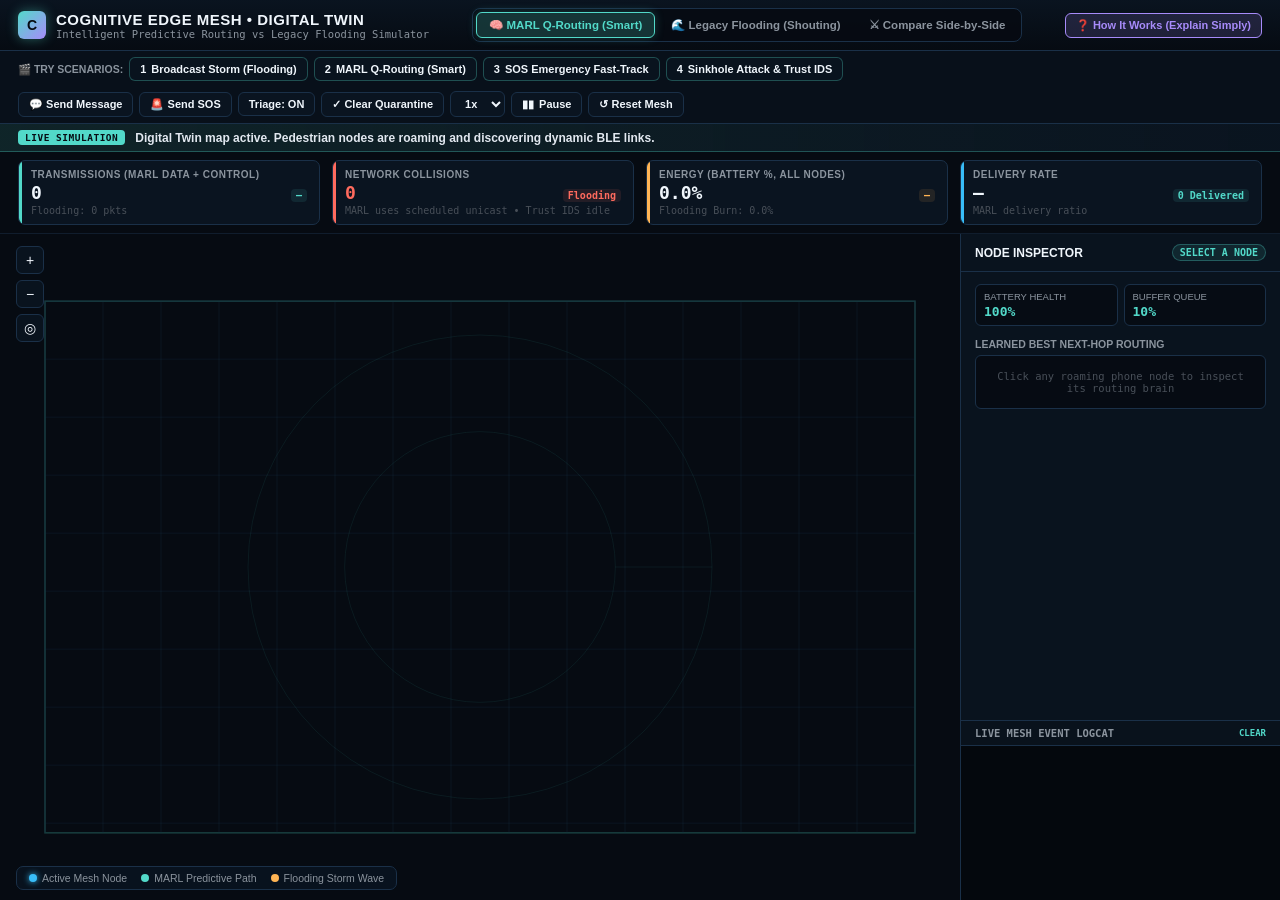
<file: web/index.html>
<!DOCTYPE html>
<html lang="en">
<head>
    <meta charset="UTF-8">
    <meta name="viewport" content="width=device-width, initial-scale=1.0">
    <title>Cognitive Edge Mesh - Digital Twin Visualizer</title>
    <style>
        :root {
            --bg-deep: #060B12;
            --bg-card: #0A1420;
            --bg-card-hover: #0F1D2F;
            --border-glow: #1A3048;
            --accent-cyan: #52D9C9;
            --accent-blue: #38BDF8;
            --accent-purple: #A78BFA;
            --accent-coral: #FF6B5E;
            --accent-amber: #FFB454;
            --text-primary: #F0F6FC;
            --text-secondary: #8B949E;
            --text-muted: #484F58;
            --font-mono: 'SF Mono', 'Fira Code', 'Roboto Mono', monospace;
            --font-sans: -apple-system, BlinkMacSystemFont, 'Segoe UI', Roboto, Helvetica, Arial, sans-serif;
        }

        * {
            box-sizing: border-box;
            margin: 0;
            padding: 0;
            user-select: none;
        }

        body {
            background-color: var(--bg-deep);
            color: var(--text-primary);
            font-family: var(--font-sans);
            display: flex;
            flex-direction: column;
            height: 100vh;
            overflow: hidden;
        }

        /* Top Header */
        header {
            background: linear-gradient(180deg, rgba(10, 20, 32, 0.98) 0%, rgba(6, 11, 18, 0.98) 100%);
            border-bottom: 1px solid var(--border-glow);
            padding: 8px 18px;
            display: flex;
            align-items: center;
            justify-content: space-between;
            gap: 12px;
            z-index: 100;
        }

        .brand-section {
            display: flex;
            align-items: center;
            gap: 10px;
        }

        .brand-logo {
            width: 28px;
            height: 28px;
            background: linear-gradient(135deg, var(--accent-cyan), var(--accent-purple));
            border-radius: 6px;
            display: flex;
            align-items: center;
            justify-content: center;
            box-shadow: 0 0 12px rgba(82, 217, 201, 0.4);
            font-weight: 900;
            font-size: 14px;
            color: #060B12;
        }

        .brand-title {
            font-size: 15px;
            font-weight: 800;
            letter-spacing: 0.5px;
            color: var(--text-primary);
        }

        .brand-subtitle {
            font-size: 10.5px;
            color: var(--text-secondary);
            font-family: var(--font-mono);
        }

        /* Protocol Mode Switcher */
        .mode-segmented-control {
            display: flex;
            background: rgba(6, 11, 18, 0.9);
            padding: 3px;
            border-radius: 8px;
            border: 1px solid var(--border-glow);
            gap: 4px;
        }

        .mode-btn {
            background: transparent;
            border: none;
            color: var(--text-secondary);
            padding: 5px 12px;
            border-radius: 6px;
            font-size: 11.5px;
            font-weight: 700;
            cursor: pointer;
            display: flex;
            align-items: center;
            gap: 5px;
            transition: all 0.2s ease;
        }

        .mode-btn.active.marl {
            background: rgba(82, 217, 201, 0.2);
            color: var(--accent-cyan);
            box-shadow: 0 0 10px rgba(82, 217, 201, 0.25);
            border: 1px solid var(--accent-cyan);
        }

        .mode-btn.active.flooding {
            background: rgba(255, 180, 84, 0.2);
            color: var(--accent-amber);
            box-shadow: 0 0 10px rgba(255, 180, 84, 0.25);
            border: 1px solid var(--accent-amber);
        }

        .mode-btn.active.compare {
            background: rgba(167, 139, 250, 0.2);
            color: var(--accent-purple);
            box-shadow: 0 0 10px rgba(167, 139, 250, 0.25);
            border: 1px solid var(--accent-purple);
        }

        /* Guided Scenario Ribbon */
        .scenario-ribbon {
            background: #08101A;
            border-bottom: 1px solid var(--border-glow);
            padding: 6px 18px;
            display: flex;
            align-items: center;
            justify-content: space-between;
            gap: 10px;
            flex-wrap: wrap;
        }

        .scenario-group {
            display: flex;
            align-items: center;
            gap: 6px;
        }

        .scenario-label {
            font-size: 10.5px;
            font-weight: 700;
            color: var(--text-secondary);
            text-transform: uppercase;
        }

        .btn {
            background: var(--bg-card);
            border: 1px solid var(--border-glow);
            color: var(--text-primary);
            padding: 5px 10px;
            border-radius: 6px;
            font-size: 11px;
            font-weight: 600;
            cursor: pointer;
            display: flex;
            align-items: center;
            gap: 5px;
            transition: all 0.15s ease;
        }

        .btn:hover {
            background: var(--bg-card-hover);
            border-color: var(--accent-cyan);
        }

        .btn-scenario {
            background: rgba(10, 20, 32, 0.8);
            border: 1px solid rgba(82, 217, 201, 0.3);
            color: var(--text-primary);
        }

        .btn-scenario:hover {
            background: rgba(82, 217, 201, 0.15);
            border-color: var(--accent-cyan);
            color: var(--accent-cyan);
        }

        .btn-eli5 {
            background: rgba(167, 139, 250, 0.15);
            border: 1px solid var(--accent-purple);
            color: var(--accent-purple);
        }

        /* Live Narrative Storyline Banner */
        .narrative-banner {
            background: linear-gradient(90deg, rgba(82, 217, 201, 0.12) 0%, rgba(10, 20, 32, 0.95) 100%);
            border-bottom: 1px solid rgba(82, 217, 201, 0.3);
            padding: 6px 18px;
            display: flex;
            align-items: center;
            gap: 10px;
            font-size: 12px;
            font-weight: 600;
            color: #E2E8F0;
        }

        .narrative-tag {
            background: var(--accent-cyan);
            color: #060B12;
            padding: 2px 7px;
            border-radius: 4px;
            font-size: 9.5px;
            font-weight: 800;
            letter-spacing: 0.5px;
            font-family: var(--font-mono);
            white-space: nowrap;
        }

        .narrative-text {
            flex: 1;
            white-space: nowrap;
            overflow: hidden;
            text-overflow: ellipsis;
        }

        /* Comparative HUD Cards */
        .hud-metrics-bar {
            display: grid;
            grid-template-columns: repeat(4, 1fr);
            gap: 12px;
            padding: 8px 18px;
            background: var(--bg-deep);
            border-bottom: 1px solid rgba(26, 48, 72, 0.5);
        }

        .metric-card {
            background: var(--bg-card);
            border: 1px solid var(--border-glow);
            border-radius: 7px;
            padding: 8px 12px;
            display: flex;
            flex-direction: column;
            gap: 2px;
            position: relative;
            overflow: hidden;
        }

        .metric-card::before {
            content: '';
            position: absolute;
            top: 0;
            left: 0;
            width: 3px;
            height: 100%;
            background: var(--accent-cyan);
        }

        .metric-card.coral::before { background: var(--accent-coral); }
        .metric-card.purple::before { background: var(--accent-purple); }
        .metric-card.amber::before { background: var(--accent-amber); }
        .metric-card.blue::before { background: var(--accent-blue); }

        .metric-title {
            font-size: 10px;
            text-transform: uppercase;
            letter-spacing: 0.5px;
            color: var(--text-secondary);
            font-weight: 700;
        }

        .metric-value-row {
            display: flex;
            align-items: baseline;
            justify-content: space-between;
        }

        .metric-main-value {
            font-size: 18px;
            font-weight: 800;
            font-family: var(--font-mono);
            color: var(--text-primary);
        }

        .metric-diff-badge {
            font-size: 10px;
            font-family: var(--font-mono);
            color: var(--accent-cyan);
            background: rgba(82, 217, 201, 0.1);
            padding: 1px 5px;
            border-radius: 4px;
            font-weight: 700;
        }

        .metric-subtext {
            font-size: 10px;
            color: var(--text-muted);
            font-family: var(--font-mono);
        }

        /* Workspace Grid: Canvas + Side Inspector */
        .workspace {
            display: flex;
            flex: 1;
            position: relative;
            overflow: hidden;
        }

        #meshCanvas {
            flex: 1;
            background-color: #060B12;
            cursor: grab;
        }

        #meshCanvas:active {
            cursor: grabbing;
        }

        /* Visual Legend Bar */
        .legend-overlay {
            position: absolute;
            bottom: 10px;
            left: 16px;
            background: rgba(10, 20, 32, 0.88);
            backdrop-filter: blur(8px);
            border: 1px solid var(--border-glow);
            border-radius: 7px;
            padding: 5px 12px;
            display: flex;
            align-items: center;
            gap: 14px;
            font-size: 10.5px;
            color: var(--text-secondary);
            z-index: 10;
        }

        .legend-item {
            display: flex;
            align-items: center;
            gap: 5px;
        }

        .legend-icon {
            width: 8px;
            height: 8px;
            border-radius: 50%;
        }

        /* Map Controls (Zoom / Recenter) */
        .map-tools {
            position: absolute;
            top: 12px;
            left: 16px;
            display: flex;
            flex-direction: column;
            gap: 6px;
            z-index: 15;
        }

        .map-tool-btn {
            background: rgba(10, 20, 32, 0.9);
            border: 1px solid var(--border-glow);
            color: var(--text-primary);
            width: 28px;
            height: 28px;
            border-radius: 6px;
            display: flex;
            align-items: center;
            justify-content: center;
            font-size: 14px;
            cursor: pointer;
            transition: all 0.15s;
        }

        .map-tool-btn:hover {
            border-color: var(--accent-cyan);
            color: var(--accent-cyan);
        }

        /* Floating Inspector Sidebar */
        .floating-sidebar {
            width: 320px;
            background: rgba(10, 20, 32, 0.96);
            border-left: 1px solid var(--border-glow);
            backdrop-filter: blur(12px);
            display: flex;
            flex-direction: column;
            z-index: 50;
        }

        .inspector-header {
            padding: 10px 14px;
            border-bottom: 1px solid var(--border-glow);
            font-size: 12px;
            font-weight: 700;
            display: flex;
            align-items: center;
            justify-content: space-between;
            color: var(--text-primary);
        }

        .status-badge {
            display: inline-flex;
            align-items: center;
            gap: 5px;
            padding: 2px 7px;
            background: rgba(82, 217, 201, 0.1);
            border: 1px solid rgba(82, 217, 201, 0.3);
            border-radius: 10px;
            font-size: 10px;
            color: var(--accent-cyan);
            font-family: var(--font-mono);
        }

        .inspector-body {
            padding: 12px 14px;
            overflow-y: auto;
            flex: 1;
            display: flex;
            flex-direction: column;
            gap: 12px;
        }

        .node-stat-grid {
            display: grid;
            grid-template-columns: 1fr 1fr;
            gap: 6px;
        }

        .stat-box {
            background: rgba(6, 11, 18, 0.8);
            border: 1px solid var(--border-glow);
            border-radius: 6px;
            padding: 6px 8px;
        }

        .stat-label {
            font-size: 9.5px;
            color: var(--text-secondary);
            text-transform: uppercase;
        }

        .stat-val {
            font-size: 13px;
            font-weight: 700;
            font-family: var(--font-mono);
            color: var(--accent-cyan);
            margin-top: 2px;
        }

        .gauge-bar-container {
            width: 100%;
            height: 7px;
            background: rgba(255, 255, 255, 0.08);
            border-radius: 4px;
            overflow: hidden;
            margin-top: 3px;
        }

        .gauge-fill {
            height: 100%;
            width: 0%;
            background: linear-gradient(90deg, var(--accent-cyan) 0%, var(--accent-amber) 60%, var(--accent-coral) 100%);
            transition: width 0.3s ease;
        }

        .qtable-container {
            background: rgba(6, 11, 18, 0.9);
            border: 1px solid var(--border-glow);
            border-radius: 6px;
            padding: 6px 8px;
            font-family: var(--font-mono);
            font-size: 10.5px;
            max-height: 110px;
            overflow-y: auto;
        }

        .qtable-row {
            display: flex;
            justify-content: space-between;
            padding: 2.5px 0;
            border-bottom: 1px solid rgba(26, 48, 72, 0.3);
        }

        /* Logcat Stream Drawer */
        .logcat-container {
            height: 180px;
            border-top: 1px solid var(--border-glow);
            background: #04080D;
            display: flex;
            flex-direction: column;
        }

        .logcat-header {
            padding: 6px 14px;
            background: rgba(10, 20, 32, 0.8);
            border-bottom: 1px solid var(--border-glow);
            font-size: 10.5px;
            font-weight: 700;
            font-family: var(--font-mono);
            color: var(--text-secondary);
            display: flex;
            justify-content: space-between;
            align-items: center;
        }

        .logcat-entries {
            flex: 1;
            overflow-y: auto;
            padding: 6px 10px;
            font-family: var(--font-mono);
            font-size: 10px;
            line-height: 1.4;
        }

        .log-entry {
            display: flex;
            gap: 6px;
            margin-bottom: 2px;
        }

        .log-time { color: var(--text-muted); }
        .log-cat { font-weight: 700; }
        .log-cat.MARL_ROUTER { color: var(--accent-cyan); }
        .log-cat.FLOODING_STORM { color: var(--accent-amber); }
        .log-cat.SECURITY_ALERT { color: var(--accent-coral); font-weight: 900; }
        .log-cat.ATTACK_INJECTED { color: var(--accent-coral); font-weight: 900; }
        .log-cat.DELIVERY_ACK { color: #34D399; }
        .log-cat.SYSTEM { color: var(--accent-blue); }
        .log-msg { color: #D1D5DB; word-break: break-all; }

        /* ELI5 Modal */
        .modal-backdrop {
            position: fixed;
            top: 0;
            left: 0;
            width: 100vw;
            height: 100vh;
            background: rgba(0, 0, 0, 0.75);
            backdrop-filter: blur(8px);
            display: none;
            align-items: center;
            justify-content: center;
            z-index: 1000;
        }

        .modal-card {
            background: #0A1420;
            border: 1px solid var(--accent-cyan);
            border-radius: 12px;
            width: 600px;
            max-width: 90%;
            padding: 22px;
            box-shadow: 0 0 30px rgba(82, 217, 201, 0.25);
            display: flex;
            flex-direction: column;
            gap: 14px;
        }

        .modal-title {
            font-size: 17px;
            font-weight: 800;
            color: var(--accent-cyan);
            display: flex;
            align-items: center;
            justify-content: space-between;
        }

        .modal-close {
            background: transparent;
            border: none;
            color: var(--text-secondary);
            font-size: 20px;
            cursor: pointer;
        }

        .concept-card {
            background: rgba(6, 11, 18, 0.8);
            border: 1px solid var(--border-glow);
            border-radius: 8px;
            padding: 10px 12px;
            display: flex;
            flex-direction: column;
            gap: 3px;
        }

        .concept-title {
            font-size: 12.5px;
            font-weight: 700;
            display: flex;
            align-items: center;
            gap: 5px;
        }

        .concept-desc {
            font-size: 11.5px;
            color: #94A3B8;
            line-height: 1.4;
        }
    </style>
</head>
<body>

    <!-- Header Navigation & Protocol Switcher -->
    <header>
        <div class="brand-section">
            <div class="brand-logo">C</div>
            <div>
                <div class="brand-title">COGNITIVE EDGE MESH &bull; DIGITAL TWIN</div>
                <div class="brand-subtitle">Intelligent Predictive Routing vs Legacy Flooding Simulator</div>
            </div>
        </div>

        <div class="mode-segmented-control">
            <button class="mode-btn active marl" id="btnModeMarl" onclick="setMode('MARL')">
                &#129504; MARL Q-Routing (Smart)
            </button>
            <button class="mode-btn flooding" id="btnModeFlood" onclick="setMode('FLOODING')">
                &#127754; Legacy Flooding (Shouting)
            </button>
            <button class="mode-btn compare" id="btnModeCompare" onclick="setMode('COMPARISON')">
                &#9876; Compare Side-by-Side
            </button>
        </div>

        <button class="btn btn-eli5" onclick="openEli5Modal()">
            &#10067; How It Works (Explain Simply)
        </button>
    </header>

    <!-- Guided Storyline Scenarios Ribbon -->
    <section class="scenario-ribbon">
        <div class="scenario-group">
            <span class="scenario-label">&#127916; Try Scenarios:</span>
            <button class="btn btn-scenario" onclick="runScenario(1)">
                <b>1</b> Broadcast Storm (Flooding)
            </button>
            <button class="btn btn-scenario" onclick="runScenario(2)">
                <b>2</b> MARL Q-Routing (Smart)
            </button>
            <button class="btn btn-scenario" onclick="runScenario(3)">
                <b>3</b> SOS Emergency Fast-Track
            </button>
            <button class="btn btn-scenario" onclick="runScenario(4)">
                <b>4</b> Sinkhole Attack &amp; Trust IDS
            </button>
        </div>

        <div class="scenario-group">
            <button class="btn" onclick="sendAction('trigger_chat')">
                &#128172; Send Message
            </button>
            <button class="btn" onclick="sendAction('trigger_chat', { is_emergency: true })">
                &#128680; Send SOS
            </button>
            <button class="btn" id="btnSlm" onclick="sendAction('toggle_slm')">
                Triage: ON
            </button>
            <button class="btn" onclick="sendAction('clear_quarantine')">
                &#10003; Clear Quarantine
            </button>
            <select class="btn" id="speedSelect" onchange="sendAction('set_speed', { speed: parseFloat(this.value) })" title="Simulation speed">
                <option value="1">1x</option>
                <option value="2">2x</option>
                <option value="4">4x</option>
            </select>
            <button class="btn" id="btnPlayPause" onclick="togglePlayPause()">
                <span id="playIcon">&#9646;&#9646;</span> Pause
            </button>
            <button class="btn" onclick="sendAction('reset_topology')">
                &#8634; Reset Mesh
            </button>
        </div>
    </section>

    <!-- Live Narrative Banner -->
    <div class="narrative-banner">
        <span class="narrative-tag" id="simClock">LIVE SIMULATION</span>
        <span class="narrative-text" id="narrativeText">Digital Twin map active. Pedestrian nodes are roaming and discovering dynamic BLE links.</span>
    </div>

    <!-- Comparative HUD Metrics (4 Cards) -->
    <section class="hud-metrics-bar">
        <div class="metric-card">
            <span class="metric-title">Transmissions (MARL data + control)</span>
            <div class="metric-value-row">
                <span class="metric-main-value" id="hudMarlTx">0</span>
                <span class="metric-diff-badge" id="hudTxSavings">&ndash;</span>
            </div>
            <span class="metric-subtext" id="hudFloodTx">Flooding: 0 pkts</span>
        </div>

        <div class="metric-card coral">
            <span class="metric-title">Network Collisions</span>
            <div class="metric-value-row">
                <span class="metric-main-value" id="hudCollisions" style="color: var(--accent-coral);">0</span>
                <span class="metric-diff-badge" style="color: var(--accent-coral); background: rgba(255,107,94,0.1);">Flooding</span>
            </div>
            <span class="metric-subtext" id="hudIds">MARL uses scheduled unicast &bull; Trust IDS idle</span>
        </div>

        <div class="metric-card amber">
            <span class="metric-title">Energy (battery %, all nodes)</span>
            <div class="metric-value-row">
                <span class="metric-main-value" id="hudMarlBatt">0.0%</span>
                <span class="metric-diff-badge" style="color: var(--accent-amber); background: rgba(255,180,84,0.1);" id="hudBattRatio">&ndash;</span>
            </div>
            <span class="metric-subtext" id="hudFloodBatt">Flooding Burn: 0.0%</span>
        </div>

        <div class="metric-card blue">
            <span class="metric-title">Delivery Rate</span>
            <div class="metric-value-row">
                <span class="metric-main-value" id="hudDeliveryRate">&ndash;</span>
                <span class="metric-diff-badge" id="hudDeliveredCount">0 Delivered</span>
            </div>
            <span class="metric-subtext" id="hudDeliverySub">MARL delivery ratio</span>
        </div>
    </section>

    <!-- Main Workspace -->
    <main class="workspace">
        <!-- Canvas Map -->
        <canvas id="meshCanvas"></canvas>

        <!-- Map Navigation Tools -->
        <div class="map-tools">
            <button class="map-tool-btn" onclick="zoomMap(1.15)" title="Zoom In">+</button>
            <button class="map-tool-btn" onclick="zoomMap(0.85)" title="Zoom Out">&minus;</button>
            <button class="map-tool-btn" onclick="recenterMap()" title="Fit Map to Screen">&#9678;</button>
        </div>

        <!-- Visual Legend Overlay -->
        <div class="legend-overlay">
            <div class="legend-item">
                <div class="legend-icon" style="background: #38BDF8; box-shadow: 0 0 6px #38BDF8;"></div>
                <span>Active Mesh Node</span>
            </div>
            <div class="legend-item">
                <div class="legend-icon" style="background: #52D9C9;"></div>
                <span>MARL Predictive Path</span>
            </div>
            <div class="legend-item">
                <div class="legend-icon" style="background: #FFB454;"></div>
                <span>Flooding Storm Wave</span>
            </div>
        </div>

        <!-- Floating Node Inspector Sidebar -->
        <aside class="floating-sidebar">
            <div class="inspector-header">
                <span id="inspNodeTitle">NODE INSPECTOR</span>
                <span class="status-badge" id="inspStatusBadge">SELECT A NODE</span>
            </div>

            <div class="inspector-body">
                <div class="node-stat-grid">
                    <div class="stat-box">
                        <div class="stat-label">Battery Health</div>
                        <div class="stat-val" id="inspBattery">100%</div>
                    </div>
                    <div class="stat-box">
                        <div class="stat-label">Buffer Queue</div>
                        <div class="stat-val" id="inspBuffer">10%</div>
                    </div>
                </div>

                <div>
                    <div style="font-size: 10.5px; font-weight: 700; color: var(--text-secondary); margin-bottom: 5px; text-transform: uppercase;">
                        Learned Best Next-Hop Routing
                    </div>
                    <div class="qtable-container" id="inspQTable">
                        <div style="color: var(--text-muted); text-align: center; padding: 8px;">Click any roaming phone node to inspect its routing brain</div>
                    </div>
                </div>
            </div>

            <!-- Live Event Logcat -->
            <div class="logcat-container">
                <div class="logcat-header">
                    <span>LIVE MESH EVENT LOGCAT</span>
                    <span style="font-size: 9px; cursor: pointer; color: var(--accent-cyan);" onclick="clearLogs()">CLEAR</span>
                </div>
                <div class="logcat-entries" id="logcatEntries"></div>
            </div>
        </aside>
    </main>

    <!-- ELI5 Simple Explanation Modal -->
    <div class="modal-backdrop" id="eli5Modal">
        <div class="modal-card">
            <div class="modal-title">
                <span>&#129504; How the Cognitive Edge Mesh Works</span>
                <button class="modal-close" onclick="closeEli5Modal()">&times;</button>
            </div>

            <div class="concept-card">
                <div class="concept-title" style="color: var(--accent-amber);">
                    &#127754; 1. The Problem: Legacy Flooding ("The Shouting Room")
                </div>
                <div class="concept-desc">
                    In BitChat-style meshes every phone that hears a message <b>rebroadcasts it once, up to 7 hops</b>. One broadcast is one transmission, but <b>every neighbour pays to receive it</b>, and neighbours that rebroadcast in the same time slot <b>collide</b>. The "Network Collisions" card counts those collisions live.
                </div>
            </div>

            <div class="concept-card">
                <div class="concept-title" style="color: var(--accent-cyan);">
                    &#129504; 2. The Solution: Predictive MARL Routing ("The Smart Courier")
                </div>
                <div class="concept-desc">
                    Each phone learns its own small Q-function from <b>only what it can see locally</b>: neighbour beacons, signal strength, and how likely each neighbour is to <b>meet the destination soon</b> (learned from encounter history). It either hands the message to one neighbour or <b>carries it</b> until a better relay comes into range. When two phones meet they <b>average their model weights</b> (gossip federated learning). No locations or messages are shared.
                </div>
            </div>

            <div class="concept-card">
                <div class="concept-title" style="color: var(--accent-purple);">
                    &#128680; 3. Cognitive Triage &amp; 4. Trust IDS
                </div>
                <div class="concept-desc">
                    An on-device triage model spots emergencies and encodes them as a few semantic tokens (about <b>110 B &rarr; 30 B</b> on air). SOS messages get priority, two copies and no exploration. Every hop is confirmed by a <b>two-hop ACK</b>; a node that keeps swallowing packets drives up a CUSUM change detector compared with its neighbourhood, and it is <b>quarantined</b> automatically (scenario 4).
                </div>
            </div>

            <button class="btn btn-scenario" style="width: 100%; justify-content: center; padding: 10px; font-size: 13px;" onclick="closeEli5Modal()">
                &#10004; Got it, let me explore the simulation!
            </button>
        </div>
    </div>

    <script>
        const canvas = document.getElementById('meshCanvas');
        const ctx = canvas.getContext('2d');
        let selectedNodeId = null;
        let isPaused = false;
        let currentMode = 'MARL';

        // Camera Pan & Zoom Transform State
        let camera = {
            x: 0,
            y: 0,
            scale: 1.0,
            isDragging: false,
            startX: 0,
            startY: 0
        };

        let simulationState = {
            nodes: [],
            edges: [],
            packets: [],
            flood_branches: [],
            world_bounds: { width: 900, height: 550 },
            narrative: "",
            protocol_mode: "MARL",
            metrics: {},
            logs: []
        };

        function resizeCanvas() {
            canvas.width = canvas.parentElement.clientWidth - 320;
            canvas.height = canvas.parentElement.clientHeight;
            recenterMap();
        }
        window.addEventListener('resize', resizeCanvas);

        function recenterMap() {
            const worldW = simulationState.world_bounds?.width || 900;
            const worldH = simulationState.world_bounds?.height || 550;
            const padding = 45;

            const scaleX = (canvas.width - padding * 2) / worldW;
            const scaleY = (canvas.height - padding * 2) / worldH;
            camera.scale = Math.min(scaleX, scaleY);
            camera.x = (canvas.width - worldW * camera.scale) / 2;
            camera.y = (canvas.height - worldH * camera.scale) / 2;
        }

        // Coordinate Transformer: World -> Canvas Screen Space
        function toScreen(worldX, worldY) {
            return {
                x: camera.x + worldX * camera.scale,
                y: camera.y + worldY * camera.scale
            };
        }

        function toWorld(screenX, screenY) {
            return {
                x: (screenX - camera.x) / camera.scale,
                y: (screenY - camera.y) / camera.scale
            };
        }

        // Pan and Zoom Event Listeners
        canvas.addEventListener('mousedown', (e) => {
            camera.isDragging = true;
            camera.startX = e.clientX - camera.x;
            camera.startY = e.clientY - camera.y;
        });

        window.addEventListener('mousemove', (e) => {
            if (camera.isDragging) {
                camera.x = e.clientX - camera.startX;
                camera.y = e.clientY - camera.startY;
            }
        });

        window.addEventListener('mouseup', () => {
            camera.isDragging = false;
        });

        canvas.addEventListener('wheel', (e) => {
            e.preventDefault();
            const zoomFactor = e.deltaY < 0 ? 1.1 : 0.9;
            zoomMap(zoomFactor, e.clientX - canvas.getBoundingClientRect().left, e.clientY - canvas.getBoundingClientRect().top);
        }, { passive: false });

        function zoomMap(factor, centerX = canvas.width / 2, centerY = canvas.height / 2) {
            const newScale = Math.max(0.4, Math.min(3.5, camera.scale * factor));
            camera.x = centerX - (centerX - camera.x) * (newScale / camera.scale);
            camera.y = centerY - (centerY - camera.y) * (newScale / camera.scale);
            camera.scale = newScale;
        }

        // WebSocket Setup
        let ws;
        function connectWebSocket() {
            const wsUrl = `ws://${window.location.hostname || 'localhost'}:8765`;
            ws = new WebSocket(wsUrl);

            ws.onmessage = (event) => {
                simulationState = JSON.parse(event.data);
                if (simulationState.narrative) {
                    document.getElementById('narrativeText').innerText = simulationState.narrative;
                }
                updateHudMetrics(simulationState.metrics);
                if (simulationState.sim_time != null)
                    document.getElementById('simClock').innerText = `${simulationState.is_paused ? 'PAUSED' : 'LIVE'} t=${simulationState.sim_time}s`;
                if (simulationState.protocol_mode && simulationState.protocol_mode !== currentMode) {
                    currentMode = simulationState.protocol_mode;
                    const mm = currentMode;
                    document.getElementById('btnModeMarl').className = `mode-btn marl ${mm === 'MARL' ? 'active' : ''}`;
                    document.getElementById('btnModeFlood').className = `mode-btn flooding ${mm === 'FLOODING' ? 'active' : ''}`;
                    document.getElementById('btnModeCompare').className = `mode-btn compare ${mm === 'COMPARISON' ? 'active' : ''}`;
                }
                if (simulationState.slm_on != null)
                    document.getElementById('btnSlm').innerText = `Triage: ${simulationState.slm_on ? 'ON' : 'OFF'}`;
                updateLogcat(simulationState.logs);
                if (selectedNodeId) updateInspector(selectedNodeId);
            };

            ws.onclose = () => setTimeout(connectWebSocket, 2000);
            ws.onerror = () => ws.close();
        }
        connectWebSocket();

        function sendAction(action, extra = {}) {
            if (ws && ws.readyState === WebSocket.OPEN) {
                ws.send(JSON.stringify({ action, ...extra }));
            }
        }

        // Protocol Mode Switcher
        function setMode(mode) {
            currentMode = mode;
            sendAction('set_protocol_mode', { mode });

            document.getElementById('btnModeMarl').className = `mode-btn marl ${mode === 'MARL' ? 'active' : ''}`;
            document.getElementById('btnModeFlood').className = `mode-btn flooding ${mode === 'FLOODING' ? 'active' : ''}`;
            document.getElementById('btnModeCompare').className = `mode-btn compare ${mode === 'COMPARISON' ? 'active' : ''}`;
        }

        function runScenario(id) {
            sendAction('run_scenario', { scenario_id: id });
        }

        function togglePlayPause() {
            isPaused = !isPaused;
            sendAction('toggle_pause');
            document.getElementById('playIcon').innerHTML = isPaused ? '&#9654;' : '&#9646;&#9646;';
            document.getElementById('btnPlayPause').innerHTML = `<span id="playIcon">${isPaused ? '&#9654;' : '&#9646;&#9646;'}</span> ${isPaused ? 'Resume' : 'Pause'}`;
        }

        function openEli5Modal() {
            document.getElementById('eli5Modal').style.display = 'flex';
        }

        function closeEli5Modal() {
            document.getElementById('eli5Modal').style.display = 'none';
        }

        function pct(x) { return `${Math.round((x || 0) * 100)}%`; }

        function updateHudMetrics(m) {
            if (!m) return;
            document.getElementById('hudMarlTx').innerText = m.marl_transmissions || 0;
            document.getElementById('hudFloodTx').innerText =
                `data ${m.marl_data_tx || 0} + control ${m.marl_control_tx || 0} | Flooding: ${m.flooding_transmissions || 0}`;
            const perM = m.marl_delivered ? m.marl_transmissions / m.marl_delivered : 0;
            const perF = m.flood_delivered ? m.flooding_transmissions / m.flood_delivered : 0;
            document.getElementById('hudTxSavings').innerText = (perM && perF)
                ? `${perM.toFixed(1)} vs ${perF.toFixed(1)} tx/msg` : 'tx per delivery';

            document.getElementById('hudCollisions').innerText = m.collision_count || 0;
            const ids = m.ids_detection_s != null ? `IDS caught sinkhole in ${m.ids_detection_s}s` :
                (m.sinkhole_drops ? `${m.sinkhole_drops} packets lost to sinkhole` : 'Trust IDS idle');
            document.getElementById('hudIds').innerText = `MARL: unicast, no storm • ${ids}`;

            document.getElementById('hudMarlBatt').innerText = `${m.marl_battery_burn || 0}`;
            document.getElementById('hudFloodBatt').innerText = `Flooding: ${m.flooding_battery_burn || 0} • FL rounds ${m.fl_rounds || 0}`;
            const eM = m.marl_delivered ? m.marl_battery_burn / m.marl_delivered : 0;
            const eF = m.flood_delivered ? m.flooding_battery_burn / m.flood_delivered : 0;
            document.getElementById('hudBattRatio').innerText = (eM && eF) ? `${(eF / eM).toFixed(1)}x less / msg` : 'per delivery';

            document.getElementById('hudDeliveryRate').innerText = m.marl_generated ? pct(m.marl_pdr) : '–';
            document.getElementById('hudDeliveredCount').innerText = `${m.marl_delivered || 0}/${m.marl_generated || 0} delivered`;
            const fl = m.flood_generated ? `Flooding ${pct(m.flood_pdr)} • ` : '';
            document.getElementById('hudDeliverySub').innerText =
                `${fl}latency ${m.marl_latency_s}s (flood ${m.flood_latency_s}s) • triage ${m.triage_raw_bytes}→${m.triage_air_bytes}B`;
        }

        let logsClearedKey = null;
        function esc(t) { return String(t).replace(/[&<>"]/g, c => ({'&':'&amp;','<':'&lt;','>':'&gt;','"':'&quot;'}[c])); }
        function updateLogcat(logs) {
            if (!logs) return;
            if (logsClearedKey) {
                const idx = logs.findIndex(l => l.time + l.message === logsClearedKey);
                if (idx >= 0) logs = logs.slice(idx + 1);
            }
            const container = document.getElementById('logcatEntries');
            container.innerHTML = logs.map(l => `
                <div class="log-entry">
                    <span class="log-time">[${l.time}]</span>
                    <span class="log-cat ${l.category}">[${l.category}]</span>
                    <span class="log-msg">${esc(l.message)}</span>
                </div>
            `).join('');
            container.scrollTop = container.scrollHeight;
        }

        function clearLogs() {
            const logs = simulationState.logs || [];
            if (logs.length) logsClearedKey = logs[logs.length - 1].time + logs[logs.length - 1].message;
            document.getElementById('logcatEntries').innerHTML = '';
        }

        // --- Canvas Rendering Loop ---
        function render() {
            ctx.clearRect(0, 0, canvas.width, canvas.height);

            // 1. Campus / Spatial Map Background & Grid
            drawSpatialMap();

            // 2. Radio Proximity Edges
            drawEdges();

            // 3. Flooding Storm Waves
            drawFloodWaves();

            // 4. Roaming Nodes
            drawNodes();

            // 5. MARL Laser Beams
            drawPackets();

            requestAnimationFrame(render);
        }

        // Initial setup and launch render loop
        setTimeout(resizeCanvas, 100);
        requestAnimationFrame(render);

        function drawSpatialMap() {
            const worldW = simulationState.world_bounds?.width || 900;
            const worldH = simulationState.world_bounds?.height || 550;

            const topLeft = toScreen(0, 0);
            const botRight = toScreen(worldW, worldH);
            const mapW = botRight.x - topLeft.x;
            const mapH = botRight.y - topLeft.y;

            // Map Bounding Outline with soft glow
            ctx.strokeStyle = 'rgba(82, 217, 201, 0.25)';
            ctx.lineWidth = 1.5;
            ctx.strokeRect(topLeft.x, topLeft.y, mapW, mapH);

            // Subtle cyber pathways
            ctx.strokeStyle = 'rgba(26, 48, 72, 0.3)';
            ctx.lineWidth = 1;

            const step = 60 * camera.scale;
            for (let x = topLeft.x; x <= botRight.x; x += step) {
                ctx.beginPath();
                ctx.moveTo(x, topLeft.y);
                ctx.lineTo(x, botRight.y);
                ctx.stroke();
            }
            for (let y = topLeft.y; y <= botRight.y; y += step) {
                ctx.beginPath();
                ctx.moveTo(topLeft.x, y);
                ctx.lineTo(botRight.x, y);
                ctx.stroke();
            }

            // Campus Plaza concentric center circles
            const center = toScreen(worldW / 2, worldH / 2);
            ctx.strokeStyle = 'rgba(82, 217, 201, 0.08)';
            ctx.beginPath();
            ctx.arc(center.x, center.y, 140 * camera.scale, 0, Math.PI * 2);
            ctx.arc(center.x, center.y, 240 * camera.scale, 0, Math.PI * 2);
            ctx.stroke();
        }

        function drawEdges() {
            if (!simulationState.edges) return;
            const nodeMap = new Map(simulationState.nodes.map(n => [n.id, n]));

            simulationState.edges.forEach(edge => {
                const u = nodeMap.get(edge.source);
                const v = nodeMap.get(edge.target);
                if (!u || !v) return;

                const p1 = toScreen(u.x, u.y);
                const p2 = toScreen(v.x, v.y);

                ctx.strokeStyle = 'rgba(82, 217, 201, 0.18)';
                ctx.lineWidth = Math.max(1, 1.2 * camera.scale);
                ctx.beginPath();
                ctx.moveTo(p1.x, p1.y);
                ctx.lineTo(p2.x, p2.y);
                ctx.stroke();
            });
        }

        function drawFloodWaves() {
            if (!simulationState.flood_branches) return;
            const nodeMap = new Map(simulationState.nodes.map(n => [n.id, n]));

            simulationState.flood_branches.forEach(fb => {
                const u = nodeMap.get(fb.from);
                const v = nodeMap.get(fb.to);
                if (!u || !v) return;

                const curWorldX = u.x + (v.x - u.x) * fb.progress;
                const curWorldY = u.y + (v.y - u.y) * fb.progress;
                const p = toScreen(curWorldX, curWorldY);

                ctx.strokeStyle = fb.collided ? `rgba(255, 107, 94, ${1.0 - fb.progress})` : `rgba(255, 180, 84, ${1.0 - fb.progress})`;
                ctx.lineWidth = 2.0 * camera.scale;
                ctx.beginPath();
                ctx.arc(p.x, p.y, (5 + fb.progress * 14) * camera.scale, 0, Math.PI * 2);
                ctx.stroke();
            });
        }

        function drawNodes() {
            if (!simulationState.nodes) return;

            simulationState.nodes.forEach(node => {
                const isSelected = node.id === selectedNodeId;
                const isSinkhole = node.is_sinkhole;
                const isQuarantined = node.is_quarantined;
                const p = toScreen(node.x, node.y);
                const r = 13 * camera.scale;

                // Selection / Radio Halo
                if (isSelected) {
                    ctx.strokeStyle = 'rgba(82, 217, 201, 0.4)';
                    ctx.lineWidth = 1.5;
                    ctx.setLineDash([4, 4]);
                    ctx.beginPath();
                    ctx.arc(p.x, p.y, 190 * camera.scale, 0, Math.PI * 2);
                    ctx.stroke();
                    ctx.setLineDash([]);
                }

                // AI Quarantine Shield / Cross
                if (isQuarantined) {
                    ctx.strokeStyle = 'rgba(255, 107, 94, 0.9)';
                    ctx.lineWidth = 2.2 * camera.scale;
                    ctx.beginPath();
                    ctx.arc(p.x, p.y, 19 * camera.scale, 0, Math.PI * 2);
                    ctx.stroke();

                    ctx.beginPath();
                    ctx.moveTo(p.x - 10 * camera.scale, p.y - 10 * camera.scale);
                    ctx.lineTo(p.x + 10 * camera.scale, p.y + 10 * camera.scale);
                    ctx.stroke();
                }

                // Node Body
                ctx.shadowBlur = isQuarantined ? 16 : (isSinkhole ? 14 : 8);
                ctx.shadowColor = isQuarantined ? '#FF6B5E' : (isSinkhole ? '#FF6B5E' : '#38BDF8');

                ctx.fillStyle = isQuarantined ? '#3B1219' : (isSinkhole ? '#4A151E' : '#0A1E32');
                ctx.beginPath();
                ctx.arc(p.x, p.y, r, 0, Math.PI * 2);
                ctx.fill();
                ctx.shadowBlur = 0;

                // Battery Gauge Ring
                const battPct = node.battery / 100.0;
                ctx.strokeStyle = battPct > 0.4 ? '#52D9C9' : (battPct > 0.2 ? '#FFB454' : '#FF6B5E');
                ctx.lineWidth = 2.2 * camera.scale;
                ctx.beginPath();
                ctx.arc(p.x, p.y, r + 2 * camera.scale, -Math.PI / 2, -Math.PI / 2 + (Math.PI * 2 * battPct));
                ctx.stroke();

                // Node Label
                ctx.fillStyle = isQuarantined ? '#FF6B5E' : '#F0F6FC';
                ctx.font = `bold ${Math.max(9, Math.round(10 * camera.scale))}px var(--font-sans)`;
                ctx.textAlign = 'center';
                ctx.fillText(node.id, p.x, p.y + r + 14 * camera.scale);
            });
        }

        function drawPackets() {
            if (!simulationState.packets) return;
            const nodeMap = new Map(simulationState.nodes.map(n => [n.id, n]));

            simulationState.packets.forEach(pkt => {
                const path = pkt.path;
                if (!path || path.length < 2) return;

                // Laser path line
                ctx.strokeStyle = pkt.is_emergency ? 'rgba(255, 180, 84, 0.7)' : 'rgba(82, 217, 201, 0.6)';
                ctx.lineWidth = (pkt.is_emergency ? 2.6 : 1.8) * camera.scale;
                ctx.beginPath();
                for (let i = 0; i < path.length; i++) {
                    const n = nodeMap.get(path[i]);
                    if (n) {
                        const p = toScreen(n.x, n.y);
                        if (i === 0) ctx.moveTo(p.x, p.y);
                        else ctx.lineTo(p.x, p.y);
                    }
                }
                ctx.stroke();

                // Laser Particle Pulse
                const hop = pkt.hop_idx;
                if (pkt.carrying) {
                    const h = nodeMap.get(path[path.length - 1]);
                    if (h) {
                        const p = toScreen(h.x, h.y);
                        ctx.strokeStyle = pkt.is_emergency ? '#FFB454' : '#52D9C9';
                        ctx.lineWidth = 2 * camera.scale;
                        ctx.setLineDash([3, 3]);
                        ctx.beginPath();
                        ctx.arc(p.x, p.y, 20 * camera.scale, 0, Math.PI * 2);
                        ctx.stroke();
                        ctx.setLineDash([]);
                    }
                } else if (hop < path.length - 1) {
                    const u = nodeMap.get(path[hop]);
                    const v = nodeMap.get(path[hop + 1]);
                    if (u && v) {
                        const curWorldX = u.x + (v.x - u.x) * pkt.progress;
                        const curWorldY = u.y + (v.y - u.y) * pkt.progress;
                        const p = toScreen(curWorldX, curWorldY);

                        ctx.shadowBlur = 12;
                        ctx.shadowColor = pkt.is_emergency ? '#FFB454' : '#52D9C9';
                        ctx.fillStyle = '#FFFFFF';
                        ctx.beginPath();
                        ctx.arc(p.x, p.y, (pkt.is_emergency ? 6 : 4.5) * camera.scale, 0, Math.PI * 2);
                        ctx.fill();
                        ctx.shadowBlur = 0;
                    }
                }
            });
        }

        // Click to Inspect Node
        canvas.addEventListener('click', (e) => {
            if (camera.isDragging) return;
            const rect = canvas.getBoundingClientRect();
            const clickScreenX = e.clientX - rect.left;
            const clickScreenY = e.clientY - rect.top;

            let closest = null;
            let minDist = 22 * camera.scale;

            simulationState.nodes.forEach(n => {
                const p = toScreen(n.x, n.y);
                const d = Math.hypot(p.x - clickScreenX, p.y - clickScreenY);
                if (d < minDist) {
                    minDist = d;
                    closest = n;
                }
            });

            if (closest) {
                selectedNodeId = closest.id;
                updateInspector(closest.id);
            }
        });

        function updateInspector(nodeId) {
            const node = simulationState.nodes.find(n => n.id === nodeId);
            if (!node) return;

            document.getElementById('inspNodeTitle').innerText = `INSPECTOR: ${node.id}`;
            const bad = node.is_quarantined || node.is_sinkhole;
            const badge = document.getElementById('inspStatusBadge');
            badge.innerText = `${node.status} • anomaly ${(node.anomaly_score || 0).toFixed(2)}`;
            badge.style.borderColor = bad ? 'var(--accent-coral)' : 'var(--accent-cyan)';
            badge.style.color = bad ? 'var(--accent-coral)' : 'var(--accent-cyan)';

            document.getElementById('inspBattery').innerText = `${node.battery}%`;
            document.getElementById('inspBuffer').innerText = `${node.buffer}%`;

            const qContainer = document.getElementById('inspQTable');
            if (node.q_table && Object.keys(node.q_table).length > 0) {
                let html = '';
                const pTxt = (node.top_P || []).map(([d, p]) => `${d}:${p}`).join(', ');
                html += `<div class="qtable-row"><span>Meets soonest (P)</span><span>${pTxt || '-'}</span></div>`;
                html += `<div class="qtable-row"><span>Local TD updates</span><span>${node.samples || 0}</span></div>`;
                for (const [dest, peers] of Object.entries(node.q_table)) {
                    for (const [peer, qval] of Object.entries(peers)) {
                        html += `
                            <div class="qtable-row">
                                <span>Route to ${dest} &rarr; ${peer}</span>
                                <span style="color: var(--accent-cyan); font-weight: 700;">${qval.toFixed(2)}</span>
                            </div>
                        `;
                    }
                }
                qContainer.innerHTML = html;
            } else {
                qContainer.innerHTML = `<div style="color: var(--text-muted); text-align: center; padding: 8px;">Learning dynamic neighbor routes...</div>`;
            }
        }
    </script>
</body>
</html>
</file>
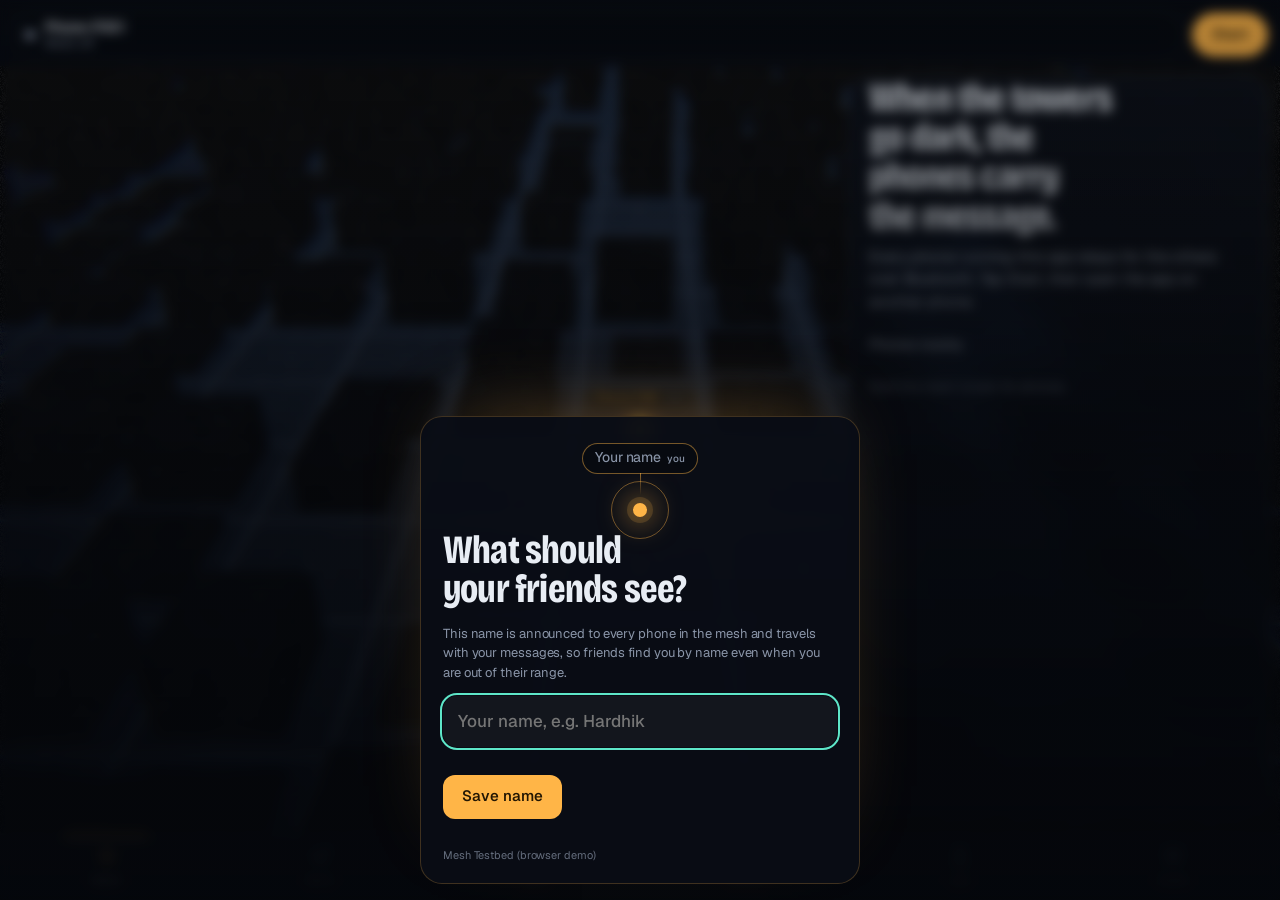
<file: app/src/main/assets/web/index.html>
<!doctype html>
<html lang="en">
<head>
  <meta charset="utf-8">
  <meta name="viewport" content="width=device-width, initial-scale=1, viewport-fit=cover, user-scalable=no">
  <meta name="color-scheme" content="dark">
  <title>Mesh Testbed</title>
  <link rel="icon" href="logo.svg" type="image/svg+xml">
  <link rel="stylesheet" href="styles.css">
  <script type="importmap">{ "imports": { "three": "./vendor/three.module.min.js" } }</script>
  <script type="module" src="js/main.js"></script>
</head>
<body data-chapter="mesh">
  <canvas id="world" aria-hidden="true"></canvas>

  <div class="boot" id="boot" aria-hidden="true">
    <svg class="boot-mark" viewBox="18 18 72 72" width="88" height="88" aria-hidden="true">
      <path class="bm-tri" d="M54 28.5 L76.08 66.75 L31.92 66.75 Z"/><path class="bm-spoke" d="M54 54 L54 28.5 M54 54 L76.08 66.75 M54 54 L31.92 66.75"/>
      <circle class="bm-ping" cx="54" cy="54" r="13.5"/><circle class="bm-ping bm-ping2" cx="54" cy="54" r="13.5"/>
      <circle cx="54" cy="28.5" r="6" class="bm-node"/><circle cx="76.08" cy="66.75" r="6" class="bm-node"/><circle cx="31.92" cy="66.75" r="6" class="bm-node"/><circle class="bm-core" cx="54" cy="54" r="8.8"/>
    </svg>
    <b class="boot-name">Mesh Testbed</b>
    <p>Lighting up the mesh</p>
  </div>

  <!-- name tags pinned above each phone in the world (positioned every frame) -->
  <div class="tags" id="tags" aria-hidden="true"></div>

  <header class="top">
    <button class="pill" id="pill" type="button" aria-label="This phone">
      <span class="lamp" aria-hidden="true"></span>
      <span class="pill-text"><b id="pill-name">This phone</b><span id="pill-sub">Mesh off</span></span>
    </button>
    <button class="power" id="power" type="button">Start</button>
  </header>

  <section class="sheet" id="sheet" aria-live="polite">
    <button class="grip" id="grip" type="button" aria-label="Expand panel"><span></span></button>
    <div class="sheet-body" id="sheet-body">

      <!-- Mesh -->
      <div class="panel" data-panel="mesh">
        <h1 class="display">When the towers go dark, the phones carry the message.</h1>
        <p class="lede" id="mesh-lede">Every phone running this app relays for the others over Bluetooth. Start it on two or more phones to see them here.</p>
        <div class="census" id="census" hidden>
          <p class="census-line" id="census-people"></p>
          <div class="census-dots" id="census-dots" aria-hidden="true"></div>
          <p class="census-line census-sos" id="census-sos"></p>
          <p class="census-note">Counted by passing a 32-byte summary from phone to phone. No list of phones is ever shared, and meeting the same phone twice never counts it twice.</p>
        </div>
        <div class="inspector" id="inspector" hidden></div>
        <h2 class="h2">Phones nearby</h2>
        <ul class="list" id="neighbors"></ul>
      </div>

      <!-- Send -->
      <div class="panel" data-panel="send" hidden>
        <h2 class="h1">Send through the mesh</h2>
        <p class="hint">Pick a phone. Your message hops through whoever is in between.</p>
        <div id="dest">
          <p class="group-label" id="dest-near-label">Nearby</p>
          <div class="chips" id="dest-near"></div>
          <p class="group-label" id="dest-far-label">Through the mesh</p>
          <div class="chips chips-far" id="dest-far"></div>
          <p class="hint" id="dest-empty"></p>
        </div>
        <div class="forecast" id="forecast" hidden>
          <div class="fc-head"><b id="fc-title"></b><span id="fc-p"></span></div>
          <div class="fc-meter"><i id="fc-bar"></i></div>
          <p id="fc-why"></p>
        </div>
        <div class="compose">
          <textarea id="text" rows="2" maxlength="160" placeholder="Write a message"></textarea>
          <div class="compose-actions">
            <button class="btn btn-primary" id="send" type="button">Send</button>
            <button class="btn btn-sos" id="sos" type="button">Send SOS</button>
          </div>
        </div>
        <ol class="thread" id="thread"></ol>
      </div>

      <!-- Route -->
      <div class="panel" data-panel="route" hidden>
        <h2 class="h1">How messages find their way</h2>
        <div class="segmented" role="radiogroup" aria-label="Routing">
          <button type="button" role="radio" data-mode="M">Learned route</button>
          <button type="button" role="radio" data-mode="F">Flooding</button>
        </div>
        <p class="hint" id="mode-hint"></p>
        <label class="row-switch"><span><b>Bluetooth 5 Long Range</b><small id="lr-sub">Reaches about twice as far for distant phones, at a slower speed</small></span><input type="checkbox" id="longrange"></label>
        <label class="row-switch"><span><b>Emergency triage</b><small>Detects SOS texts, shrinks them, sends two copies first</small></span><input type="checkbox" id="triage"></label>
        <div class="range">
          <div class="range-head"><b>Range limit</b><output id="range-out"></output></div>
          <input type="range" id="range" min="-100" max="-40" step="1">
          <small>Signal is in dBm: always negative, and closer to 0 means stronger (about −40 right next to you, −60 same room, −90 edge of range). Drag right to ignore weaker phones and turn a room into a multi-hop chain.</small>
        </div>
        <h2 class="h2">What this phone has learned</h2>
        <div class="weights" id="weights"></div>
        <p class="hint" id="learn-sub"></p>
        <h2 class="h2">Likely to meet next</h2>
        <ul class="bars" id="predict"></ul>
      </div>

      <!-- Defend -->
      <div class="panel" data-panel="defend" hidden>
        <h2 class="h1">Spotting a phone that swallows messages</h2>
        <p class="hint">Each relay must confirm it passed your message on. Phones that keep going quiet build up suspicion, and past a threshold they are cut out of every route.</p>
        <h2 class="h2">Trust in nearby phones</h2>
        <ul class="bars" id="trust"></ul>
        <label class="row-switch row-danger"><span><b>Act as the attacker</b><small>This phone lies about its routes and drops everything it receives</small></span><input type="checkbox" id="sinkhole"></label>
        <button class="btn btn-quiet" id="reset-trust" type="button">Forgive all phones</button>
      </div>

      <!-- Lab -->
      <div class="panel" data-panel="lab" hidden>
        <h2 class="h1">Run an experiment</h2>
        <p class="hint">Sends a burst of messages to random phones using the current routing. Run it once per mode on the same layout.</p>
        <div class="range"><div class="range-head"><b>Messages</b><output id="n-out"></output></div><input type="range" id="n" min="5" max="100" value="30"></div>
        <div class="range"><div class="range-head"><b>One every</b><output id="iv-out"></output></div><input type="range" id="iv" min="1" max="10" value="3"></div>
        <div class="range"><div class="range-head"><b>Share sent as SOS</b><output id="sosf-out"></output></div><input type="range" id="sosf" min="0" max="100" value="20"></div>
        <div class="row-actions">
          <button class="btn btn-primary" id="run" type="button">Run experiment</button>
          <button class="btn" id="stop-run" type="button">Stop</button>
        </div>
        <p class="progress" id="exp-progress"></p>
        <table class="results" id="results"></table>
        <p class="hint" id="frames"></p>
        <p class="hint" id="fc-acc"></p>
        <p class="hint" id="link-acc"></p>
        <div class="row-actions">
          <button class="btn" id="save" type="button">Save CSV</button>
          <button class="btn" id="share" type="button">Share CSV</button>
          <button class="btn btn-quiet" id="reset" type="button">Reset results</button>
        </div>
        <details class="log"><summary>Event log</summary><pre id="log"></pre></details>
        <p class="hint build" id="lab-build"></p>
      </div>

      <!-- Guide -->
      <div class="panel guide" data-panel="guide" hidden>
        <h2 class="display display-sm">Field guide</h2>
        <p class="lede">How to set the phones up, run every test, and show the results to someone else.</p>

        <nav class="toc" aria-label="On this page">
          <a href="#g-setup">Set up</a><a href="#g-screens">Screens</a><a href="#g-signal">Signal</a><a href="#g-tests">Test plan</a><a href="#g-demo">Five-minute demo</a><a href="#g-help">Problems</a><a href="#g-auto">Automated tests</a>
        </nav>

        <section class="g-sec" id="g-setup">
          <h3 class="g-h">Set up each phone</h3>
          <ol class="steps">
            <li><b>Install the app.</b> Open the latest release on the phone, download <i>MeshTestbed.apk</i>, allow installs from your browser, and install. To update, install over the old app. Uninstalling first erases your saved name.</li>
            <li><b>Check the build.</b> Every phone should run the same one. This phone runs <span class="build-inline" id="g-build">the browser demo</span>.</li>
            <li><b>Give it a name.</b> Friends find you by this name, even when you are out of their range. Tap your name at the top to change it.</li>
            <li><b>Press Start and allow Nearby devices.</b> On Android 11 or older, also switch Location on, because Android needs it to scan for Bluetooth.</li>
            <li><b>Keep the screen on.</b> The app holds it awake. Android slows Bluetooth scanning for apps in the background.</li>
          </ol>
        </section>

        <section class="g-sec" id="g-screens">
          <h3 class="g-h">What each screen is for</h3>
          <ul class="screens">
            <li><button type="button" data-goto="mesh"><b>Mesh</b><span>Every phone you can hear, placed by signal strength. Tap one to see its link, battery and trust, or to block it.</span></button></li>
            <li><button type="button" data-goto="send"><b>Send</b><span>Message anyone by name. Phones out of your range are listed under Through the mesh with their hop count.</span></button></li>
            <li><button type="button" data-goto="route"><b>Route</b><span>Switch between learned routing and flooding, set a range limit, and watch what this phone has learned.</span></button></li>
            <li><button type="button" data-goto="defend"><b>Defend</b><span>Trust in each neighbour. Turn this phone into an attacker to see the others catch it.</span></button></li>
            <li><button type="button" data-goto="lab"><b>Lab</b><span>Run a burst of test messages, compare the two routing modes, and save the log as a CSV.</span></button></li>
          </ul>
        </section>

        <section class="g-sec" id="g-signal">
          <h3 class="g-h">Reading the signal</h3>
          <p>Bluetooth signal is shown in dBm. It is always negative, and closer to zero means stronger.</p>
          <figure class="scale" aria-label="Signal scale from -40 dBm, right next to you, to -90 dBm, edge of range">
            <div class="scale-bar"></div>
            <ol class="scale-marks">
              <li style="--at:0%"><b>−40</b><span>Next to you</span></li>
              <li style="--at:40%"><b>−60</b><span>Same room</span></li>
              <li style="--at:80%"><b>−80</b><span>A wall away</span></li>
              <li style="--at:100%"><b>−90</b><span>Edge of range</span></li>
            </ol>
          </figure>
          <p class="hint">Words on screen follow the same scale: Strong is −60 or better, Good to −72, Fair to −82, and Weak below that.</p>
        </section>

        <section class="g-sec" id="g-tests">
          <h3 class="g-h">Test plan</h3>
          <p>Run these in order with three to five phones. Tick each one off as it passes; the ticks stay on this phone.</p>
          <div class="g-progress"><div class="g-progress-bar"><i id="g-bar"></i></div><span id="g-count">0 of 10 done</span><button class="btn-link" type="button" id="g-clear">Clear ticks</button></div>
          <ol class="tests" id="g-test-list">
            <li class="test" data-test="t1">
              <h4>Same room, one hop</h4>
              <p class="need">3 phones within a few metres, nothing blocked, Range limit off</p>
              <dl><dt>Do</dt><dd>On phone A, open Send, pick C under Nearby and send a message.</dd>
              <dt>Pass when</dt><dd>A shows <q>Delivered in 1 hop</q> and C shows the message from A by name.</dd></dl>
              <label class="tick"><input type="checkbox"><span>Passed</span></label>
            </li>
            <li class="test" data-test="t2">
              <h4>Force a relay</h4>
              <p class="need">The same 3 phones</p>
              <dl><dt>Do</dt><dd>On A, tap C in Mesh and choose Block this phone. On C, block A. Send from A to C again.</dd>
              <dt>Pass when</dt><dd>The light hops through B on the map and A shows <q>Delivered in 2 hops</q>. With 4 phones in a chain A–B–C–D, A to D takes 3 hops.</dd></dl>
              <label class="tick"><input type="checkbox"><span>Passed</span></label>
            </li>
            <li class="test" data-test="t3">
              <h4>Reach a phone you cannot hear</h4>
              <p class="need">The chain from the previous test</p>
              <dl><dt>Do</dt><dd>Wait about 30 seconds, then open Send on A.</dd>
              <dt>Pass when</dt><dd>C is listed by name under Through the mesh with <q>2 hops</q>, and a message sent to it is delivered.</dd></dl>
              <label class="tick"><input type="checkbox"><span>Passed</span></label>
            </li>
            <li class="test" data-test="t4">
              <h4>Store, carry, forward</h4>
              <p class="need">The chain, Learned route on every phone</p>
              <dl><dt>Do</dt><dd>Carry B into another room so A and C are cut off. Send from A to C. After a minute, bring B back.</dd>
              <dt>Pass when</dt><dd>The message waits as <q>On its way</q> while B is away, then is delivered once B returns. Try the same in Flooding to compare.</dd></dl>
              <label class="tick"><input type="checkbox"><span>Passed</span></label>
            </li>
            <li class="test" data-test="t5">
              <h4>Catch an attacker</h4>
              <p class="need">4 phones: A and C, with two relays B and D between them</p>
              <dl><dt>Do</dt><dd>On B, open Defend and switch on Act as the attacker. From A, send 15 to 20 messages to C, or run a Lab experiment.</dd>
              <dt>Pass when</dt><dd>B's suspicion bar on A climbs, A announces that B was cut out of its routes, and later messages reach C through D. Afterwards, switch the attacker off and tap Forgive all phones.</dd></dl>
              <label class="tick"><input type="checkbox"><span>Passed</span></label>
            </li>
            <li class="test" data-test="t6">
              <h4>Learned route against flooding</h4>
              <p class="need">4 to 5 phones in a chain</p>
              <dl><dt>Do</dt><dd>Tap Reset results on every phone. Set Learned route on every phone, then in Lab run 30 messages, one every 3 s. Repeat with Flooding on every phone.</dd>
              <dt>Pass when</dt><dd>Both rows of the results table are filled. Learned routing should send fewer frames for each delivered message.</dd></dl>
              <label class="tick"><input type="checkbox"><span>Passed</span></label>
            </li>
            <li class="test" data-test="t8">
              <h4>Count the whole mesh</h4>
              <p class="need">The chain of 4 to 5 phones</p>
              <dl><dt>Do</dt><dd>Open Mesh on the phone at one end of the chain and wait about a minute.</dd>
              <dt>Pass when</dt><dd>It hears only one phone directly but says the mesh has all of them. Send an SOS from the far end: the SOS count goes up on every phone, and it shows as answered once it arrives.</dd></dl>
              <label class="tick"><input type="checkbox"><span>Passed</span></label>
            </li>
            <li class="test" data-test="t9">
              <h4>Check the forecast</h4>
              <p class="need">Any layout, and the store-carry-forward walk</p>
              <dl><dt>Do</dt><dd>In Send, pick a phone and read the forecast before sending. Do it in the same room, through the chain, and while the relay is away.</dd>
              <dt>Pass when</dt><dd>Each receipt shows the forecast next to the real time, and Lab reports how many forecasts held. Walk the relay away and back a few times first, so the phone learns how long it usually stays away.</dd></dl>
              <label class="tick"><input type="checkbox"><span>Passed</span></label>
            </li>
            <li class="test" data-test="t10">
              <h4>Reach further with Long Range</h4>
              <p class="need">2 phones that show Long Range as supported in Route</p>
              <dl><dt>Do</dt><dd>Walk the phones apart, in a corridor or outdoors, until one disappears from Mesh with Long Range off. Switch Long Range on in Route on both phones and wait 15 seconds.</dd>
              <dt>Pass when</dt><dd>The phone comes back with a <q>Long Range</q> badge and a message to it is delivered in 1 hop. Note both distances for the report.</dd></dl>
              <label class="tick"><input type="checkbox"><span>Passed</span></label>
            </li>
            <li class="test" data-test="t7">
              <h4>Collect the logs</h4>
              <p class="need">Every phone used in the tests</p>
              <dl><dt>Do</dt><dd>On each phone, open Lab and tap Save CSV (it goes to Downloads) or Share CSV. Copy all the files into one folder on a laptop and run the analysis script.</dd>
              <dt>Pass when</dt><dd>The script prints a table per routing mode with delivery ratio, round trip, hops and frames per delivered message.</dd></dl>
              <pre class="code">python tools/analyze_field_logs.py field_logs/</pre>
              <label class="tick"><input type="checkbox"><span>Passed</span></label>
            </li>
          </ol>
        </section>

        <section class="g-sec" id="g-demo">
          <h3 class="g-h">Show it in five minutes</h3>
          <p>A running order for a lecturer or a viva, with three phones on the desk.</p>
          <ol class="steps">
            <li><b>Mesh.</b> Your phone is the amber lantern. The others stand where their signal puts them.</li>
            <li><b>Send in the same room.</b> One hop, straight across.</li>
            <li><b>Block the far phone and send again.</b> The light visibly hops through the middle phone, and the receipt says 2 hops.</li>
            <li><b>Route.</b> Show what the phone has learned from each hop, and who it expects to meet next.</li>
            <li><b>Census.</b> Back on Mesh, point out that the phone counts everyone in the mesh, including phones it cannot hear.</li>
            <li><b>Forecast.</b> In Send, read the forecast aloud, send, and compare it with the receipt.</li>
            <li><b>Defend.</b> Make one phone the attacker and let the others cut it out.</li>
            <li><b>Lab.</b> Finish on the table comparing learned routing with flooding.</li>
          </ol>
        </section>

        <section class="g-sec" id="g-help">
          <h3 class="g-h">If something goes wrong</h3>
          <details class="faq"><summary>Phones do not see each other</summary><p>Press Start on both, check Bluetooth is on and Nearby devices is allowed, keep both screens on, and give it ten seconds. On Android 11 or older, Location must be on.</p></details>
          <details class="faq"><summary>A far phone is missing from Through the mesh</summary><p>Names travel across the mesh every 30 seconds, and only along phones that are running the app. Check that every phone in the chain shows Running.</p></details>
          <details class="faq"><summary>The app asks for my name again</summary><p>Check the build number at the bottom of Lab. If it is old, install the latest APK over the app without uninstalling it.</p></details>
          <details class="faq"><summary>Phones in one room take two hops</summary><p>Check that no phone is blocked and that Range limit in Route is set to Off.</p></details>
          <details class="faq"><summary>Messages arrive, but slowly</summary><p>Each hop opens a Bluetooth connection, which takes about 0.3 to 1.5 seconds. That is real, and worth reporting.</p></details>
        </section>

        <section class="g-sec" id="g-auto">
          <h3 class="g-h">Automated tests</h3>
          <p>Every build is checked before it is published. 35 scenarios run the real routing engine on virtual phones over a simulated Bluetooth radio: same-room delivery, chains of up to four phones, store-carry-forward, names reaching far phones, the census counting a whole chain and its SOS calls, forecasts checked against real delivery times, Bluetooth 5 Long Range joining phones that normal Bluetooth cannot reach, and an attacker being caught. The finished APK is then installed on an Android emulator, which checks the name screen, a restart, every chapter, and the page for crashes.</p>
          <p class="hint">Results for each build are on the project's Actions page on GitHub.</p>
        </section>
      </div>

    </div>
  </section>

  <nav class="nav" aria-label="Chapters">
    <button type="button" data-goto="mesh" aria-current="page"><svg viewBox="0 0 24 24"><circle cx="12" cy="12" r="2.5"/><circle cx="12" cy="12" r="7"/><circle cx="12" cy="12" r="10.5" opacity=".45"/></svg><span>Mesh</span></button>
    <button type="button" data-goto="send"><svg viewBox="0 0 24 24"><path d="M3 12l18-8-7 18-3-7z"/></svg><span>Send</span></button>
    <button type="button" data-goto="route"><svg viewBox="0 0 24 24"><circle cx="5" cy="18" r="2"/><circle cx="19" cy="6" r="2"/><path d="M7 18c6 0 4-12 10-12"/></svg><span>Route</span></button>
    <button type="button" data-goto="defend"><svg viewBox="0 0 24 24"><path d="M12 3l8 3v6c0 5-3.5 8-8 9-4.5-1-8-4-8-9V6z"/></svg><span>Defend</span></button>
    <button type="button" data-goto="lab"><svg viewBox="0 0 24 24"><path d="M9 3h6M10 3v6l-5 10a1.5 1.5 0 0 0 1.3 2h11.4a1.5 1.5 0 0 0 1.3-2L14 9V3"/></svg><span>Lab</span></button>
    <button type="button" data-goto="guide"><svg viewBox="0 0 24 24"><path d="M4 5.5C4 4.7 4.7 4 5.5 4H10a2 2 0 0 1 2 2v14a2 2 0 0 0-2-2H4z"/><path d="M20 5.5c0-.8-.7-1.5-1.5-1.5H14a2 2 0 0 0-2 2v14a2 2 0 0 1 2-2h6z"/></svg><span>Guide</span></button>
  </nav>

  <div class="namecard" id="namecard" role="dialog" aria-modal="true" aria-labelledby="nc-title" hidden>
    <form class="namecard-body" id="nc-form">
      <div class="nc-preview" aria-hidden="true"><span class="nc-lamp"></span><span class="tag self nc-tag"><b id="nc-preview">Your name</b><small>you</small></span></div>
      <h2 class="display" id="nc-title">What should your friends see?</h2>
      <p class="hint">This name is announced to every phone in the mesh and travels with your messages, so friends find you by name even when you are out of their range.</p>
      <label class="sr" for="nc-input">Your name</label>
      <input id="nc-input" maxlength="24" autocomplete="nickname" placeholder="Your name, e.g. Hardhik" required>
      <div class="row-actions">
        <button class="btn btn-primary btn-lantern" type="submit">Save name</button>
        <button class="btn btn-quiet" type="button" id="nc-cancel">Cancel</button>
      </div>
      <p class="hint build" id="nc-build"></p>
    </form>
  </div>

  <div class="toast" id="toast" role="status" hidden></div>
</body>
</html>
</file>
<file: app/src/main/assets/web/styles.css>
/* Mesh Testbed — a blacked-out city seen from above; your phone is the lantern.
   Four colours, each with one meaning:
   lantern (you, SOS) · route (learned hops) · storm (flooding) · hazard (attack, quarantine). */

@font-face { font-family: "Geist"; src: url("fonts/Geist-Variable.woff2") format("woff2"); font-weight: 100 900; font-display: swap; }
@font-face { font-family: "Bricolage"; src: url("fonts/BricolageGrotesque-Variable.woff2") format("woff2"); font-weight: 200 800; font-stretch: 75% 100%; font-display: swap; }
@font-face { font-family: "Geist Mono"; src: url("fonts/GeistMono-Variable.woff2") format("woff2"); font-weight: 100 900; font-display: swap; }

:root {
  --night: #070a10;
  --panel: rgba(14, 20, 32, 0.72);
  --panel-solid: #0e1420;
  --edge: rgba(220, 230, 245, 0.10);
  --edge-2: rgba(220, 230, 245, 0.18);
  --text: #e8edf4;
  --text-2: #b6c0cf;
  --muted: #8a95a8;
  --lantern: #ffb547;
  --route: #5ee6c8;
  --storm: #7c8cff;
  --hazard: #ff5a4e;

  --sans: "Geist", system-ui, -apple-system, "Segoe UI", sans-serif;
  --mono: "Geist Mono", ui-monospace, monospace;
  --display: "Bricolage", "Geist", system-ui, sans-serif;
  --nav-h: 66px;
  --safe-b: env(safe-area-inset-bottom, 0px);
  --safe-t: env(safe-area-inset-top, 0px);
  --ease: cubic-bezier(0.2, 0.7, 0.1, 1);
  color-scheme: dark;
}

*, *::before, *::after { box-sizing: border-box; }
html, body { height: 100%; }
body {
  margin: 0; overflow: hidden; background: var(--night); color: var(--text);
  font: 400 15px/1.5 var(--sans); letter-spacing: -0.006em;
  -webkit-font-smoothing: antialiased; -webkit-tap-highlight-color: transparent;
  user-select: none; -webkit-user-select: none;
}
button, input, textarea { font: inherit; color: inherit; }
button { cursor: pointer; }
:focus-visible { outline: 2px solid var(--route); outline-offset: 2px; border-radius: 6px; }

#world { position: fixed; inset: 0; width: 100vw; height: 100vh; display: block; touch-action: none; }
body.no-webgl #world { display: none; }
body.no-webgl { background: radial-gradient(ellipse 80% 50% at 50% 30%, rgba(255, 181, 71, 0.12), transparent 70%), var(--night); }

/* ─── boot ─── */
.boot {
  position: fixed; inset: 0; z-index: 50; display: grid; place-content: center; justify-items: center; gap: 14px;
  background: var(--night); transition: opacity 0.9s var(--ease), visibility 0.9s;
}
.boot p { margin: 0; color: var(--muted); font-size: 13px; }
.boot-name { margin-top: 18px; font: 700 30px/1 var(--display); font-stretch: 80%; letter-spacing: -0.01em; color: var(--text); }
.boot-mark { overflow: visible; }
.boot-mark .bm-tri { fill: none; stroke: var(--route); stroke-opacity: 0.38; stroke-width: 2.2; stroke-linejoin: round; }
.boot-mark .bm-spoke { fill: none; stroke: var(--route); stroke-width: 3; stroke-linecap: round; }
.boot-mark .bm-node { fill: var(--route); }
.boot-mark .bm-core { fill: var(--lantern); filter: drop-shadow(0 0 6px var(--lantern)); }
.boot-mark .bm-ping { fill: none; stroke: var(--lantern); stroke-width: 1.8; transform-origin: 54px 54px; animation: ping 1.8s var(--ease) infinite; }
.boot-mark .bm-ping2 { animation-delay: 0.6s; }
@keyframes ping { from { transform: scale(0.7); opacity: 0.9; } to { transform: scale(2.6); opacity: 0; } }
body.ready .boot { opacity: 0; visibility: hidden; }

/* ─── name tags over phones ─── */
.tags { position: fixed; inset: 0; pointer-events: none; z-index: 4; }
.tag {
  position: absolute; left: 0; top: 0; transform: translate(-50%, -100%);
  padding: 3px 8px 4px; border-radius: 999px; white-space: nowrap;
  background: rgba(7, 10, 16, 0.62); border: 1px solid var(--edge);
  font-size: 11px; line-height: 1.25; color: var(--text-2);
  transition: opacity 0.3s;
}
.tag b { font-weight: 550; color: var(--text); }
.tag small { font-size: 10px; font-weight: 500; color: var(--muted); margin-left: 6px; }
.tag.self { border-color: rgba(255, 181, 71, 0.45); }
.tag.self b { color: var(--lantern); }
.tag.bad { border-color: rgba(255, 90, 78, 0.6); }
.tag.bad b { color: var(--hazard); }
.tag.away { opacity: 0.45; }

/* ─── top pill ─── */
.top {
  position: fixed; z-index: 10; left: 12px; right: 12px; top: calc(10px + var(--safe-t));
  display: flex; align-items: center; gap: 8px;
}
.pill {
  flex: 1; min-width: 0; display: flex; align-items: center; gap: 10px; text-align: left;
  padding: 8px 14px 8px 12px; border-radius: 999px; border: 1px solid var(--edge);
  background: rgba(7, 10, 16, 0.55); -webkit-backdrop-filter: blur(14px); backdrop-filter: blur(14px);
}
.pill-text { display: grid; min-width: 0; line-height: 1.2; }
.pill-text b { font-weight: 600; font-size: 14px; overflow: hidden; text-overflow: ellipsis; white-space: nowrap; }
.pill-text span { font-size: 12px; color: var(--muted); overflow: hidden; text-overflow: ellipsis; white-space: nowrap; }
.lamp { width: 10px; height: 10px; border-radius: 50%; background: var(--muted); flex: none; }
body.running .lamp { background: var(--lantern); box-shadow: 0 0 0 4px rgba(255, 181, 71, 0.18), 0 0 14px var(--lantern); }
body.attacker .lamp { background: var(--hazard); box-shadow: 0 0 0 4px rgba(255, 90, 78, 0.2), 0 0 14px var(--hazard); }
.power {
  flex: none; height: 44px; padding: 0 20px; border-radius: 999px; border: 0; font-weight: 600;
  background: var(--lantern); color: #1d1405;
}
body.running .power { background: rgba(7, 10, 16, 0.55); color: var(--text); border: 1px solid var(--edge-2); -webkit-backdrop-filter: blur(14px); backdrop-filter: blur(14px); }

/* ─── bottom sheet ─── */
.sheet {
  position: fixed; z-index: 8; left: 0; right: 0; bottom: calc(var(--nav-h) + var(--safe-b));
  height: var(--sheet-h, 42vh); max-height: calc(100vh - 140px);
  background: linear-gradient(180deg, rgba(14, 20, 32, 0.62), rgba(10, 14, 22, 0.86));
  -webkit-backdrop-filter: blur(20px) saturate(140%); backdrop-filter: blur(20px) saturate(140%);
  border-top: 1px solid var(--edge-2); border-radius: 22px 22px 0 0;
  display: flex; flex-direction: column;
  transition: height 0.5s var(--ease);
}
.sheet.dragging { transition: none; }
.grip { flex: none; height: 26px; border: 0; background: none; display: grid; place-items: center; touch-action: none; }
.grip span { width: 40px; height: 4px; border-radius: 4px; background: var(--edge-2); }
.sheet-body { flex: 1; overflow-y: auto; overscroll-behavior: contain; padding: 0 20px 24px; user-select: text; -webkit-user-select: text; }
.panel[hidden] { display: none; }
.panel { animation: panel-in 0.45s var(--ease); }
@keyframes panel-in { from { opacity: 0; transform: translateY(10px); } to { opacity: 1; transform: none; } }

.display { margin: 2px 0 10px; font: 700 clamp(30px, 8.6vw, 40px)/0.98 var(--display); font-stretch: 78%; letter-spacing: -0.02em; max-width: 14ch; text-wrap: balance; }
.display-sm { font-size: clamp(30px, 8vw, 36px); }
.h1 { margin: 2px 0 8px; font: 650 25px/1.05 var(--display); font-stretch: 84%; letter-spacing: -0.012em; text-wrap: balance; }
.h2 { margin: 22px 0 8px; font-size: 13px; font-weight: 550; color: var(--text-2); letter-spacing: 0; }
.lede { margin: 0 0 6px; color: var(--text-2); max-width: 46ch; }
.hint { margin: 6px 0 10px; color: var(--muted); font-size: 13px; max-width: 52ch; }

/* lists */
.list { list-style: none; margin: 0; padding: 0; }
.list li { border-top: 1px solid var(--edge); }
.list li:first-child { border-top: 0; }
.list button {
  width: 100%; display: grid; grid-template-columns: 12px 1fr auto; align-items: center; gap: 12px;
  padding: 12px 2px; border: 0; background: none; text-align: left;
}
.list .dot { width: 10px; height: 10px; border-radius: 50%; background: var(--route); box-shadow: 0 0 10px rgba(94, 230, 200, 0.6); }
.list .dot.away { background: var(--muted); box-shadow: none; }
.list .dot.bad { background: var(--hazard); box-shadow: 0 0 10px rgba(255, 90, 78, 0.7); }
.list .name { font-weight: 550; }
.list .sub { display: block; font-size: 12px; color: var(--muted); }
.list .num { font-size: 12px; line-height: 1.3; color: var(--muted); text-align: right; font-variant-numeric: tabular-nums; }
.list .num b { display: block; font: 600 12px/1.3 var(--sans); color: var(--text); }
.empty { padding: 14px 0; color: var(--muted); font-size: 13px; }

.inspector {
  margin: 14px 0 0; padding: 14px; border-radius: 16px; border: 1px solid var(--edge-2);
  background: rgba(7, 10, 16, 0.4);
}
.inspector h3 { margin: 0 0 2px; font: 650 22px/1.1 var(--display); font-stretch: 84%; }
.inspector .facts { display: grid; grid-template-columns: repeat(3, 1fr); gap: 10px; margin: 12px 0; }
.inspector .facts div { display: grid; gap: 2px; }
.inspector dt { font-size: 11px; color: var(--muted); }
.inspector dd { margin: 0; font-size: 15px; font-weight: 550; line-height: 1.2; font-variant-numeric: tabular-nums; }
.inspector .row-actions { margin-top: 4px; }

/* buttons & controls */
.btn {
  height: 44px; padding: 0 18px; border-radius: 12px; border: 1px solid var(--edge-2);
  background: rgba(255, 255, 255, 0.04); font-weight: 550;
}
.btn:disabled { opacity: 0.4; }
.btn-primary { background: var(--route); color: #04211b; border-color: transparent; }
.btn-sos { background: rgba(255, 181, 71, 0.14); color: var(--lantern); border-color: rgba(255, 181, 71, 0.4); }
.btn-quiet { border-color: transparent; background: none; color: var(--text-2); padding: 0 6px; }
.row-actions { display: flex; flex-wrap: wrap; gap: 8px; margin: 14px 0 4px; }

.chips { display: flex; gap: 8px; overflow-x: auto; padding: 4px 0 10px; scrollbar-width: none; }
.chips::-webkit-scrollbar { display: none; }
.chip {
  flex: none; height: 36px; padding: 0 14px; border-radius: 999px; border: 1px solid var(--edge-2);
  background: none; color: var(--text-2); font-size: 14px;
}
.chip[aria-pressed="true"] { background: rgba(94, 230, 200, 0.14); border-color: var(--route); color: var(--text); }
.chip small { color: var(--muted); margin-left: 6px; font-size: 11px; }

.compose { display: grid; gap: 8px; }
.compose textarea {
  width: 100%; resize: none; padding: 12px 14px; border-radius: 14px; border: 1px solid var(--edge-2);
  background: rgba(7, 10, 16, 0.5); line-height: 1.4;
}
.compose textarea::placeholder { color: var(--muted); }
.compose-actions { display: grid; grid-template-columns: 1fr 1fr; gap: 8px; }

.thread { list-style: none; margin: 16px 0 0; padding: 0; display: grid; gap: 10px; }
.msg { max-width: 86%; padding: 10px 12px; border-radius: 16px; background: rgba(255, 255, 255, 0.05); border: 1px solid var(--edge); }
.msg.out { justify-self: end; background: rgba(94, 230, 200, 0.09); border-color: rgba(94, 230, 200, 0.22); border-bottom-right-radius: 6px; }
.msg.in { border-bottom-left-radius: 6px; }
.msg.sos { background: rgba(255, 181, 71, 0.1); border-color: rgba(255, 181, 71, 0.35); }
.msg .who { font-size: 11px; color: var(--muted); }
.msg p { margin: 2px 0 4px; }
.msg .meta { font-size: 11px; color: var(--muted); }
.msg .meta.ok { color: var(--route); }

.segmented { display: grid; grid-template-columns: 1fr 1fr; gap: 4px; padding: 4px; border-radius: 14px; background: rgba(7, 10, 16, 0.5); border: 1px solid var(--edge); }
.segmented button { height: 40px; border: 0; border-radius: 10px; background: none; color: var(--text-2); font-weight: 550; }
.segmented button[aria-checked="true"][data-mode="M"] { background: rgba(94, 230, 200, 0.16); color: var(--route); }
.segmented button[aria-checked="true"][data-mode="F"] { background: rgba(124, 140, 255, 0.18); color: var(--storm); }

.row-switch { display: flex; align-items: center; gap: 14px; padding: 14px 0; border-bottom: 1px solid var(--edge); }
.row-switch span { flex: 1; display: grid; }
.row-switch small { color: var(--muted); font-size: 12px; }
.row-switch input { appearance: none; -webkit-appearance: none; flex: none; width: 46px; height: 28px; border-radius: 999px; background: rgba(255, 255, 255, 0.12); position: relative; transition: background 0.2s; }
.row-switch input::after { content: ""; position: absolute; top: 3px; left: 3px; width: 22px; height: 22px; border-radius: 50%; background: var(--text); transition: transform 0.25s var(--ease); }
.row-switch input:checked { background: var(--route); }
.row-switch input:checked::after { transform: translateX(18px); }
.row-danger input:checked { background: var(--hazard); }

.range { padding: 12px 0 6px; }
.range-head { display: flex; justify-content: space-between; align-items: baseline; }
.range output { font-size: 13px; font-weight: 550; color: var(--text); font-variant-numeric: tabular-nums; }
.range small { color: var(--muted); font-size: 12px; }
input[type="range"] { width: 100%; height: 32px; margin: 4px 0; accent-color: var(--route); background: none; }

.weights { display: grid; grid-template-columns: repeat(7, 1fr); gap: 6px; align-items: end; height: 92px; padding-top: 4px; }
.weights div { display: grid; grid-template-rows: 1fr auto; height: 100%; gap: 4px; text-align: center; }
.weights i { align-self: end; display: block; border-radius: 4px 4px 1px 1px; background: var(--route); opacity: 0.85; min-height: 2px; }
.weights i.neg { background: var(--hazard); opacity: 0.7; }
.weights span { font-size: 10px; color: var(--muted); line-height: 1.1; }

.bars { list-style: none; margin: 0; padding: 0; display: grid; gap: 10px; }
.bars li { display: grid; grid-template-columns: 1fr auto; gap: 4px 10px; font-size: 14px; }
.bars .track { grid-column: 1 / -1; height: 6px; border-radius: 6px; background: rgba(255, 255, 255, 0.07); overflow: hidden; }
.bars .fill { display: block; height: 100%; border-radius: 6px; background: var(--route); }
.bars .fill.warn { background: var(--lantern); }
.bars .fill.bad { background: var(--hazard); }
.bars .val { font-size: 12px; line-height: 1.4; color: var(--text-2); font-variant-numeric: tabular-nums; }

.results { width: 100%; border-collapse: collapse; margin-top: 14px; font-size: 13px; }
.results th { text-align: left; font-weight: 500; color: var(--muted); font-size: 12px; padding: 6px 4px; }
.results td { padding: 9px 4px; border-top: 1px solid var(--edge); font-size: 14px; font-variant-numeric: tabular-nums; }
.results td:first-child { font-family: var(--sans); font-weight: 550; }
.results .m td:first-child { color: var(--route); }
.results .f td:first-child { color: var(--storm); }
.progress { margin: 6px 0 0; font-size: 13px; font-weight: 550; line-height: 1; color: var(--lantern); min-height: 13px; font-variant-numeric: tabular-nums; }

.log { margin-top: 18px; }
.log summary { color: var(--text-2); font-size: 13px; padding: 8px 0; }
.log pre { margin: 0; max-height: 260px; overflow: auto; font: 400 11px/1.5 var(--mono); color: var(--muted); white-space: pre-wrap; }

/* ─── bottom nav ─── */
.nav {
  position: fixed; z-index: 9; left: 0; right: 0; bottom: 0;
  height: calc(var(--nav-h) + var(--safe-b)); padding-bottom: var(--safe-b);
  display: grid; grid-template-columns: repeat(6, 1fr);
  background: var(--panel-solid); border-top: 1px solid var(--edge);
}
.nav button { position: relative; border: 0; background: none; display: grid; place-items: center; align-content: center; gap: 4px; color: var(--muted); font-size: 11px; font-weight: 500; }
.nav button[aria-current="page"]::before { content: ""; position: absolute; top: 0; left: 30%; right: 30%; height: 2px; border-radius: 0 0 2px 2px; background: var(--lantern); box-shadow: 0 0 12px var(--lantern); }
body[data-chapter="defend"] .nav button[aria-current="page"]::before { background: var(--hazard); box-shadow: 0 0 12px var(--hazard); }
.nav svg { width: 22px; height: 22px; fill: none; stroke: currentColor; stroke-width: 1.6; stroke-linecap: round; stroke-linejoin: round; }
.nav button[aria-current="page"] { color: var(--text); }
.nav button[aria-current="page"] svg { stroke: var(--lantern); }
body[data-chapter="defend"] .nav button[aria-current="page"] svg { stroke: var(--hazard); }

/* ─── contacts: nearby vs through the mesh ─── */
.group-label { margin: 12px 0 2px; font-size: 12px; font-weight: 550; color: var(--text-2); }
.chips-far .chip { border-style: dashed; }

/* ─── profile name card ─── */
.namecard {
  position: fixed; inset: 0; z-index: 40; display: grid; place-items: end center;
  background: rgba(4, 6, 10, 0.55); backdrop-filter: blur(6px); -webkit-backdrop-filter: blur(6px);
  padding: 16px 16px calc(16px + var(--safe-b));
}
.namecard[hidden] { display: none; }
.namecard-body {
  width: min(440px, 100%); display: grid; gap: 12px; padding: 22px 20px 18px;
  background: var(--panel-solid); border: 1px solid var(--edge-2); border-radius: 22px;
}
.namecard-body .h1 { margin: 0; }
.namecard-body .hint { margin: 0; }
.namecard-body input {
  font: 500 17px/1.2 var(--sans); color: var(--text); background: rgba(255, 255, 255, 0.04);
  border: 1px solid var(--edge-2); border-radius: 14px; padding: 14px 14px;
}
.namecard-body input:focus { outline: 2px solid var(--route); outline-offset: 1px; border-color: transparent; }

.toast {
  position: fixed; z-index: 30; left: 50%; top: calc(env(safe-area-inset-top, 0px) + 72px); transform: translateX(-50%);
  max-width: calc(100vw - 32px); padding: 10px 16px; border-radius: 12px;
  background: var(--panel-solid); border: 1px solid var(--edge-2); font-size: 13px;
}

@media (orientation: landscape) and (min-width: 700px) {
  .sheet { left: auto; right: 12px; width: min(420px, 46vw); bottom: calc(var(--nav-h) + 12px); height: auto; top: 76px; max-height: none; border-radius: 22px; border: 1px solid var(--edge-2); }
  .grip { display: none; }
}

@media (prefers-reduced-motion: reduce) {
  *, *::before, *::after { animation-duration: 0.01ms !important; transition-duration: 0.01ms !important; }
}
.hint.build { margin-top: 10px; font-size: 11px; opacity: .7; font-variant-numeric: tabular-nums; }

/* ─── onboarding: your lantern and name tag ─── */
.sr { position: absolute; width: 1px; height: 1px; overflow: hidden; clip: rect(0 0 0 0); white-space: nowrap; }
.namecard { place-items: end center; background: linear-gradient(180deg, rgba(4, 6, 10, 0.25) 0%, rgba(4, 6, 10, 0.78) 55%, rgba(4, 6, 10, 0.94) 100%); }
.namecard-body { gap: 14px; padding: 26px 22px 20px; background: rgba(10, 14, 22, 0.92); border-color: rgba(255, 181, 71, 0.22); box-shadow: 0 -30px 80px -40px rgba(255, 181, 71, 0.35); }
.namecard-body .display { margin: 0; }
.nc-preview { position: relative; height: 74px; display: grid; place-items: end center; }
.nc-lamp { position: absolute; bottom: 0; width: 14px; height: 14px; border-radius: 50%; background: var(--lantern);
  box-shadow: 0 0 0 6px rgba(255, 181, 71, 0.16), 0 0 28px 6px rgba(255, 181, 71, 0.55); }
.nc-lamp::after { content: ""; position: absolute; inset: -22px; border-radius: 50%; border: 1px solid rgba(255, 181, 71, 0.4); animation: nc-ring 2.4s var(--ease) infinite; }
@keyframes nc-ring { from { transform: scale(0.3); opacity: 1; } to { transform: scale(1.6); opacity: 0; } }
.nc-tag { position: absolute; left: 50%; top: 0; transform: translateX(-50%); font-size: 14px; padding: 5px 12px 6px; transition: transform 0.3s var(--ease); }
.nc-tag::after { content: ""; position: absolute; left: 50%; top: 100%; width: 1px; height: 22px; background: linear-gradient(rgba(255, 181, 71, 0.6), transparent); }
.nc-tag.empty b { color: var(--muted); font-weight: 450; }
.nc-tag.pop { transform: translateX(-50%) scale(1.06); }
.btn-lantern { background: var(--lantern); color: #221603; }
body.lit .namecard { animation: nc-out 0.6s var(--ease) forwards; }
@keyframes nc-out { to { opacity: 0; } }

/* ─── receipts: one pip per phone the message passed through ─── */
.pips { display: inline-flex; align-items: center; gap: 0; margin-right: 6px; vertical-align: -1px; }
.pips i { width: 6px; height: 6px; border-radius: 50%; background: currentColor; }
.pips i + i { margin-left: 9px; position: relative; }
.pips i + i::before { content: ""; position: absolute; right: 6px; top: 2.5px; width: 9px; height: 1px; background: currentColor; opacity: 0.55; }
.toast.ok { border-color: rgba(94, 230, 200, 0.45); }
.toast.bad { border-color: rgba(255, 90, 78, 0.55); }

/* ─── guide ─── */
.guide { padding-bottom: 28px; }
.guide p { max-width: 58ch; color: var(--text-2); margin: 0 0 10px; }
.toc { display: flex; gap: 6px; overflow-x: auto; scrollbar-width: none; margin: 14px -20px 4px; padding: 0 20px 6px; }
.toc::-webkit-scrollbar { display: none; }
.toc a { flex: none; padding: 7px 12px; border-radius: 999px; border: 1px solid var(--edge-2); color: var(--text-2); font-size: 13px; text-decoration: none; }
.g-sec { padding: 22px 0 6px; border-top: 1px solid var(--edge); margin-top: 18px; scroll-margin-top: 8px; }
.g-h { margin: 0 0 12px; font: 650 24px/1.05 var(--display); font-stretch: 84%; letter-spacing: -0.01em; }

.steps { list-style: none; counter-reset: step; margin: 0; padding: 0; display: grid; gap: 14px; }
.steps li { counter-increment: step; position: relative; padding-left: 40px; color: var(--text-2); max-width: 58ch; }
.steps li::before { content: counter(step); position: absolute; left: 0; top: -1px; width: 26px; height: 26px; border-radius: 50%;
  display: grid; place-items: center; font: 650 13px/1 var(--sans); color: var(--lantern); border: 1px solid rgba(255, 181, 71, 0.45); background: rgba(255, 181, 71, 0.07); }
.steps li:not(:last-child)::after { content: ""; position: absolute; left: 13px; top: 30px; bottom: -12px; width: 1px; background: linear-gradient(rgba(255, 181, 71, 0.35), rgba(255, 181, 71, 0.05)); }
.steps b { color: var(--text); font-weight: 600; }
.build-inline { color: var(--lantern); font-weight: 550; }

.screens { list-style: none; margin: 0; padding: 0; }
.screens li + li { border-top: 1px solid var(--edge); }
.screens button { width: 100%; display: grid; gap: 2px; padding: 12px 28px 12px 0; border: 0; background: none; text-align: left; position: relative; }
.screens button::after { content: ""; position: absolute; right: 6px; top: 50%; width: 8px; height: 8px; border-top: 1.5px solid var(--muted); border-right: 1.5px solid var(--muted); transform: translateY(-50%) rotate(45deg); }
.screens b { font-weight: 600; }
.screens span { font-size: 13px; color: var(--muted); }

.scale { position: relative; margin: 14px 0 8px; padding: 44px 8px 46px; }
.scale-bar { height: 10px; border-radius: 10px; background: linear-gradient(90deg, var(--route), #b9e6a0 40%, var(--lantern) 75%, var(--hazard)); box-shadow: 0 0 18px -4px rgba(94, 230, 200, 0.45); }
.scale-marks { list-style: none; position: absolute; inset: 0 8px; margin: 0; padding: 0; }
.scale-marks li { position: absolute; left: var(--at); top: 62px; transform: translateX(-50%); display: grid; justify-items: center; text-align: center; white-space: nowrap; }
.scale-marks li:nth-child(even) { top: 0; }
.scale-marks li::before { content: ""; position: absolute; left: 50%; width: 1px; height: 8px; background: var(--edge-2); top: -10px; }
.scale-marks li:nth-child(even)::before { top: auto; bottom: -10px; }
.scale-marks li:first-child::before { left: 0; }
.scale-marks li:last-child::before { left: auto; right: 0; }
.scale-marks li:first-child { transform: none; justify-items: start; text-align: left; }
.scale-marks li:last-child { transform: translateX(-100%); justify-items: end; text-align: right; }
.scale-marks b { font-size: 14px; font-weight: 600; font-variant-numeric: tabular-nums; }
.scale-marks span { font-size: 11px; color: var(--muted); }

.g-progress { display: flex; align-items: center; gap: 12px; margin: 6px 0 16px; font-size: 13px; color: var(--text-2); font-variant-numeric: tabular-nums; }
.g-progress-bar { flex: 1; height: 6px; border-radius: 6px; background: rgba(255, 255, 255, 0.07); overflow: hidden; }
.g-progress-bar i { display: block; height: 100%; width: 0; background: var(--route); border-radius: 6px; box-shadow: 0 0 10px var(--route); transition: width 0.5s var(--ease); }
.btn-link { border: 0; background: none; padding: 6px 0; color: var(--muted); font-size: 13px; text-decoration: underline; text-underline-offset: 3px; }

.tests { list-style: none; counter-reset: test; margin: 0; padding: 0; display: grid; gap: 12px; }
.test { counter-increment: test; position: relative; padding: 16px 16px 12px; border-radius: 18px; border: 1px solid var(--edge-2); background: rgba(7, 10, 16, 0.45); transition: border-color 0.3s, background 0.3s; }
.test h4 { margin: 0 0 2px; font: 650 19px/1.15 var(--display); font-stretch: 86%; display: flex; gap: 10px; align-items: baseline; }
.test h4::before { content: counter(test); flex: none; font: 600 13px/1 var(--sans); color: var(--muted); font-variant-numeric: tabular-nums; min-width: 12px; }
.test .need { margin: 0 0 10px 22px; font-size: 13px; color: var(--muted); }
.test dl { margin: 0 0 0 22px; display: grid; grid-template-columns: auto 1fr; gap: 6px 12px; font-size: 14px; }
.test dt { color: var(--muted); font-size: 13px; padding-top: 1px; }
.test dd { margin: 0; color: var(--text-2); }
.test q { color: var(--text); quotes: "“" "”"; }
.code { margin: 12px 0 0 22px; padding: 10px 12px; border-radius: 10px; background: rgba(0, 0, 0, 0.35); border: 1px solid var(--edge); font: 400 12px/1.5 var(--mono); color: var(--text-2); white-space: pre-wrap; overflow-wrap: anywhere; user-select: text; }
.tick { display: inline-flex; align-items: center; gap: 10px; margin: 12px 0 0 22px; padding: 6px 12px 6px 8px; border-radius: 999px; border: 1px solid var(--edge-2); font-size: 13px; color: var(--text-2); }
.tick input { appearance: none; -webkit-appearance: none; margin: 0; width: 20px; height: 20px; border-radius: 50%; border: 1.5px solid var(--muted); display: grid; place-items: center; transition: background 0.2s, border-color 0.2s; }
.tick input::after { content: ""; width: 9px; height: 5px; border-left: 2px solid #04211b; border-bottom: 2px solid #04211b; transform: translateY(-1px) rotate(-45deg) scale(0); transition: transform 0.25s var(--ease); }
.tick input:checked { background: var(--route); border-color: var(--route); }
.tick input:checked::after { transform: translateY(-1px) rotate(-45deg) scale(1); }
.test.done { border-color: rgba(94, 230, 200, 0.4); background: rgba(94, 230, 200, 0.05); }
.test.done h4::before { color: var(--route); }
.test.done .tick { border-color: rgba(94, 230, 200, 0.4); color: var(--route); }

.faq { border-top: 1px solid var(--edge); }
.faq:last-of-type { border-bottom: 1px solid var(--edge); }
.faq summary { list-style: none; padding: 13px 28px 13px 0; font-weight: 550; position: relative; }
.faq summary::-webkit-details-marker { display: none; }
.faq summary::after { content: ""; position: absolute; right: 6px; top: 50%; width: 8px; height: 8px; border-right: 1.5px solid var(--muted); border-bottom: 1.5px solid var(--muted); transform: translateY(-70%) rotate(45deg); transition: transform 0.25s var(--ease); }
.faq[open] summary::after { transform: translateY(-30%) rotate(-135deg); }
.faq p { margin: 0 0 14px; font-size: 14px; }

/* ─── survivor census ─── */
.census { margin: 16px 0 4px; padding: 14px 16px 12px; border-radius: 18px; border: 1px solid var(--edge-2); background: rgba(7, 10, 16, 0.45); }
.census-line { margin: 0; font-size: 15px; color: var(--text-2); }
.census-line b { font: 650 22px/1 var(--display); font-stretch: 84%; color: var(--text); font-variant-numeric: tabular-nums; }
.census-dots { display: flex; flex-wrap: wrap; gap: 6px; margin: 12px 0; }
.census-dots i { width: 12px; height: 12px; border-radius: 50%; border: 1.5px solid rgba(94, 230, 200, 0.55); }
.census-dots i.you { background: var(--lantern); border-color: var(--lantern); box-shadow: 0 0 10px var(--lantern); }
.census-dots i.near { background: var(--route); border-color: var(--route); }
.census-dots i.more { width: auto; height: 12px; border: 0; font: 600 11px/12px var(--sans); color: var(--muted); font-style: normal; }
.census-sos { margin-top: 2px; }
.census-sos b { color: var(--lantern); }
.census-sos .wait { color: var(--hazard); font-weight: 600; }
.census-note { margin: 10px 0 0; font-size: 12px; color: var(--muted); max-width: 52ch; }

/* ─── delivery forecast ─── */
.forecast { margin: 4px 0 12px; padding: 12px 14px; border-radius: 14px; border: 1px solid rgba(94, 230, 200, 0.28); background: rgba(94, 230, 200, 0.05); }
.forecast.carry { border-color: rgba(255, 181, 71, 0.35); background: rgba(255, 181, 71, 0.05); }
.forecast.none { border-color: var(--edge-2); background: none; }
.fc-head { display: flex; justify-content: space-between; align-items: baseline; gap: 12px; }
.fc-head b { font: 650 18px/1.15 var(--display); font-stretch: 86%; }
.fc-head span { font-size: 13px; color: var(--text-2); font-variant-numeric: tabular-nums; white-space: nowrap; }
.fc-meter { height: 4px; margin: 8px 0 8px; border-radius: 4px; background: rgba(255, 255, 255, 0.07); overflow: hidden; }
.fc-meter i { display: block; height: 100%; width: 0; background: var(--route); border-radius: 4px; transition: width 0.5s var(--ease); }
.forecast.carry .fc-meter i { background: var(--lantern); }
.forecast p { margin: 0; font-size: 13px; color: var(--muted); max-width: 56ch; }
.msg .fc { display: block; font-size: 11px; color: var(--muted); }
.msg .fc.held { color: var(--route); }
</file>
